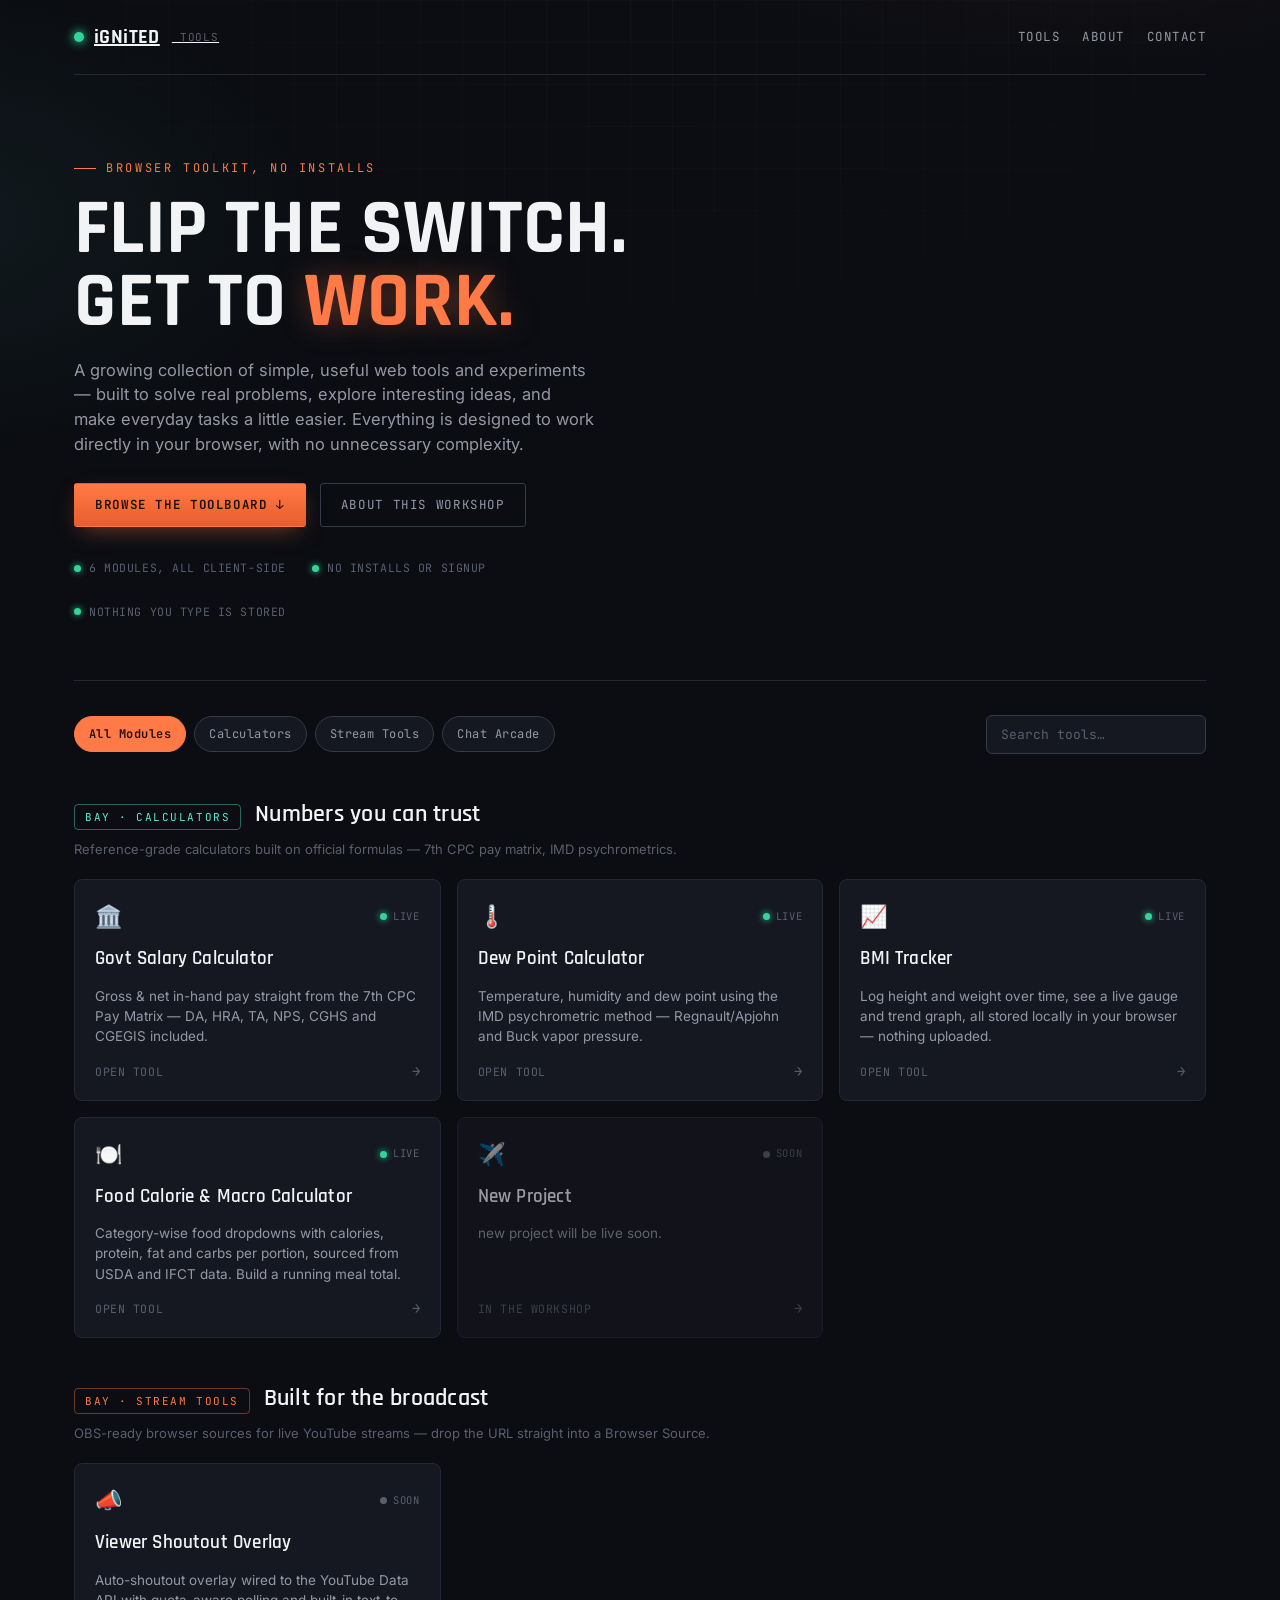
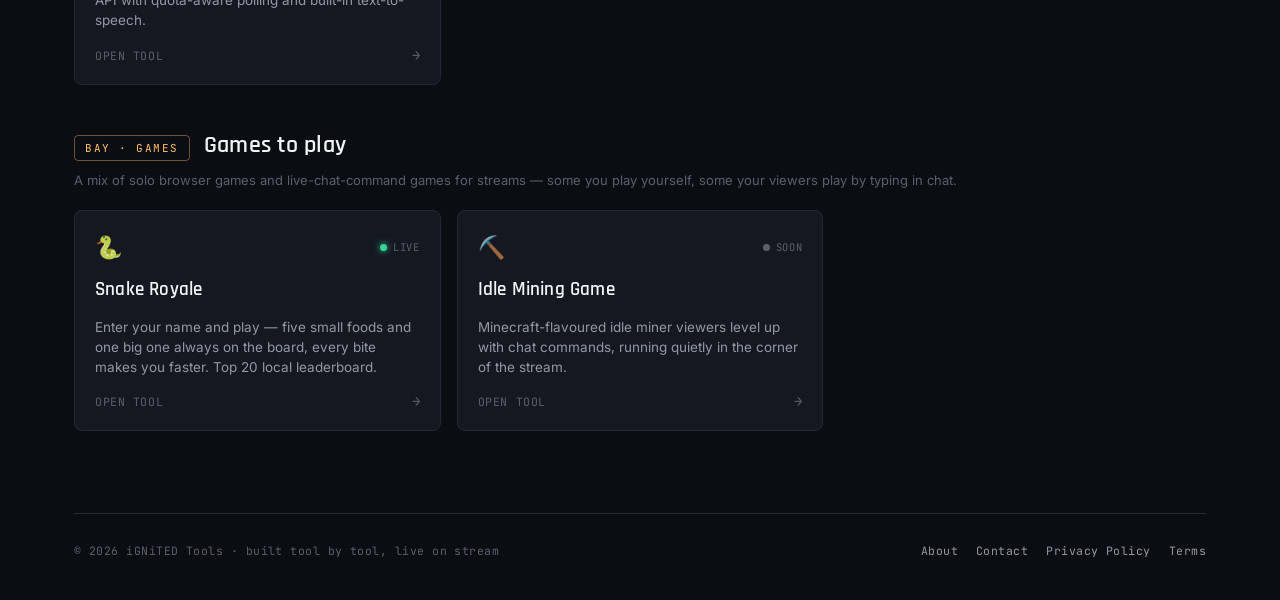
<file: index.html>
<!DOCTYPE html>
<html lang="en">
<head>
<meta charset="UTF-8">
<meta name="viewport" content="width=device-width, initial-scale=1.0">
<title>iGNiTED Tools — Browser Toolkit</title>
<meta name="description" content="A workshop of browser-native tools: calculators, stream overlays, and chat games. No installs, no signup.">
<link rel="canonical" href="https://ignitedtools.com/">
<link rel="preconnect" href="https://fonts.googleapis.com">
<link rel="preconnect" href="https://fonts.gstatic.com" crossorigin>
<link href="https://fonts.googleapis.com/css2?family=Rajdhani:wght@500;600;700&family=Inter:wght@400;500;600;700&family=JetBrains+Mono:wght@400;500;600&display=swap" rel="stylesheet">
<link rel="stylesheet" href="assets/style.css">
</head>
<body>

<div class="grain"></div>

<div class="shell">

  <div class="topbar">
    <a href="index.html" class="brand"><span class="dot"></span>iGNiTED<small>&nbsp;TOOLS</small></a>
    <div class="top-nav">
      <a href="#toolboard">Tools</a>
      <a href="about.html">About</a>
      <a href="contact.html">Contact</a>
    </div>
  </div>

  <section class="hero">
    <div class="hero-inner">
      <div class="eyebrow">Browser toolkit, no installs</div>
      <h1>Flip the switch.<br>Get to <span class="glow">work.</span></h1>
      <p class="lede">A growing collection of simple, useful web tools and experiments — built to solve real problems, explore interesting ideas, and make everyday tasks a little easier. Everything is designed to work directly in your browser, with no unnecessary complexity.</p>
      <div class="hero-actions">
        <a href="#toolboard" class="btn btn-primary">Browse the toolboard ↓</a>
        <a href="about.html" class="btn btn-ghost">About this workshop</a>
      </div>
      <div class="trust-row">
        <span><span class="led"></span>6 modules, all client-side</span>
        <span><span class="led"></span>No installs or signup</span>
        <span><span class="led"></span>Nothing you type is stored</span>
      </div>
    </div>
  </section>

  <section class="controls" id="toolboard">
    <div class="chips" id="chips">
      <div class="chip active" data-filter="all">All Modules</div>
      <div class="chip" data-filter="calc">Calculators</div>
      <div class="chip" data-filter="stream">Stream Tools</div>
      <div class="chip" data-filter="arcade">Chat Arcade</div>
    </div>
    <input class="search" id="search" type="text" placeholder="Search tools…">
  </section>

  <!-- ===== CALCULATORS ===== -->
  <section class="bay" data-bay="calc">
    <div class="bay-head">
      <span class="bay-tag cat-calc">Bay · Calculators</span>
      <h2>Numbers you can trust</h2>
    </div>
    <div class="bay-sub">Reference-grade calculators built on official formulas — 7th CPC pay matrix, IMD psychrometrics.</div>
    <div class="cards">

      <a href="tools/govt-salary-calculator.html" class="card circuit-accent" data-name="7th cpc government salary calculator gross net">
        <div class="card-top">
          <span class="card-icon">🏛️</span>
          <span class="led-row"><span class="led"></span>Live</span>
        </div>
        <div class="card-title">Govt Salary Calculator</div>
        <div class="card-desc">Gross &amp; net in-hand pay straight from the 7th CPC Pay Matrix — DA, HRA, TA, NPS, CGHS and CGEGIS included.</div>
        <div class="card-foot"><span class="card-cta">Open tool</span><span class="card-arrow">→</span></div>
      </a>

      <a href="tools/dew-point-calculator.html" class="card circuit-accent" data-name="dew point calculator psychrometric imd">
        <div class="card-top">
          <span class="card-icon">🌡️</span>
          <span class="led-row"><span class="led"></span>Live</span>
        </div>
        <div class="card-title">Dew Point Calculator</div>
        <div class="card-desc">Temperature, humidity and dew point using the IMD psychrometric method — Regnault/Apjohn and Buck vapor pressure.</div>
        <div class="card-foot"><span class="card-cta">Open tool</span><span class="card-arrow">→</span></div>
      </a>

      <a href="tools/bmi-tracker.html" class="card circuit-accent" data-name="bmi tracker body mass index weight graph">
        <div class="card-top">
          <span class="card-icon">📈</span>
          <span class="led-row"><span class="led"></span>Live</span>
        </div>
        <div class="card-title">BMI Tracker</div>
        <div class="card-desc">Log height and weight over time, see a live gauge and trend graph, all stored locally in your browser — nothing uploaded.</div>
        <div class="card-foot"><span class="card-cta">Open tool</span><span class="card-arrow">→</span></div>
      </a>

      <a href="tools/food-calorie-calculator.html" class="card circuit-accent" data-name="food calorie protein fat macro calculator nutrition">
        <div class="card-top">
          <span class="card-icon">🍽️</span>
          <span class="led-row"><span class="led"></span>Live</span>
        </div>
        <div class="card-title">Food Calorie &amp; Macro Calculator</div>
        <div class="card-desc">Category-wise food dropdowns with calories, protein, fat and carbs per portion, sourced from USDA and IFCT data. Build a running meal total.</div>
        <div class="card-foot"><span class="card-cta">Open tool</span><span class="card-arrow">→</span></div>
      </a>

      <div class="card disabled circuit-accent" data-name="qfe qnh pressure converter">
        <div class="card-top">
          <span class="card-icon">✈️</span>
          <span class="led-row"><span class="led soon"></span>Soon</span>
        </div>
        <div class="card-title">New Project</div>
        <div class="card-desc">new project will be live soon.</div>
        <div class="card-foot"><span class="card-cta">In the workshop</span><span class="card-arrow">→</span></div>
      </div>

    </div>
  </section>

  <!-- ===== STREAM TOOLS ===== -->
  <section class="bay" data-bay="stream">
    <div class="bay-head">
      <span class="bay-tag cat-stream">Bay · Stream Tools</span>
      <h2>Built for the broadcast</h2>
    </div>
    <div class="bay-sub">OBS-ready browser sources for live YouTube streams — drop the URL straight into a Browser Source.</div>
    <div class="cards">

      <a href="shoutout-overlay.html" class="card" data-name="viewer shoutout overlay youtube obs">
        <div class="card-top">
          <span class="card-icon">📣</span>
          <span class="led-row"><span class="led soon"></span>soon</span>
        </div>
        <div class="card-title">Viewer Shoutout Overlay</div>
        <div class="card-desc">Auto-shoutout overlay wired to the YouTube Data API with quota-aware polling and built-in text-to-speech.</div>
        <div class="card-foot"><span class="card-cta">Open tool</span><span class="card-arrow">→</span></div>
      </a>

    </div>
  </section>

  <!-- ===== CHAT ARCADE ===== -->
  <section class="bay" data-bay="arcade">
    <div class="bay-head">
      <span class="bay-tag cat-arcade">Bay · Games</span>
      <h2>Games to play</h2>
    </div>
    <div class="bay-sub">A mix of solo browser games and live-chat-command games for streams — some you play yourself, some your viewers play by typing in chat.</div>
    <div class="cards">

      <a href="tools/snake-royale.html" class="card spark-accent" data-name="snake royale solo browser game leaderboard">
        <div class="card-top">
          <span class="card-icon">🐍</span>
          <span class="led-row"><span class="led"></span>Live</span>
        </div>
        <div class="card-title">Snake Royale</div>
        <div class="card-desc">Enter your name and play — five small foods and one big one always on the board, every bite makes you faster. Top 20 local leaderboard.</div>
        <div class="card-foot"><span class="card-cta">Open tool</span><span class="card-arrow">→</span></div>
      </a>


      <a href="idle-mining-game.html" class="card spark-accent" data-name="idle mining game minecraft chat command">
        <div class="card-top">
          <span class="card-icon">⛏️</span>
          <span class="led-row"><span class="led soon"></span>soon</span>
        </div>
        <div class="card-title">Idle Mining Game</div>
        <div class="card-desc">Minecraft-flavoured idle miner viewers level up with chat commands, running quietly in the corner of the stream.</div>
        <div class="card-foot"><span class="card-cta">Open tool</span><span class="card-arrow">→</span></div>
      </a>

    </div>
  </section>

  <div class="empty-state" id="emptyState">No modules match that search — try another term.</div>

  <footer>
    <span>© <span id="year"></span> iGNiTED Tools · built tool by tool, live on stream</span>
    <div class="footer-links">
      <a href="about.html">About</a>
      <a href="contact.html">Contact</a>
      <a href="privacy-policy.html">Privacy Policy</a>
      <a href="terms.html">Terms</a>
    </div>
  </footer>

</div>

<script>
document.getElementById('year').textContent = new Date().getFullYear();

const chips = document.querySelectorAll('.chip');
const bays = document.querySelectorAll('.bay');
const search = document.getElementById('search');
const emptyState = document.getElementById('emptyState');
let activeFilter = 'all';

function applyFilters(){
  const q = search.value.trim().toLowerCase();
  let anyVisible = false;

  bays.forEach(bay=>{
    const bayKey = bay.getAttribute('data-bay');
    const bayMatches = activeFilter === 'all' || activeFilter === bayKey;
    let bayHasVisibleCard = false;

    bay.querySelectorAll('.card').forEach(card=>{
      const name = card.getAttribute('data-name') || '';
      const textMatches = q === '' || name.includes(q);
      const visible = bayMatches && textMatches;
      card.style.display = visible ? '' : 'none';
      if(visible) bayHasVisibleCard = true;
    });

    bay.style.display = bayHasVisibleCard ? '' : 'none';
    if(bayHasVisibleCard) anyVisible = true;
  });

  emptyState.style.display = anyVisible ? 'none' : 'block';
}

chips.forEach(chip=>{
  chip.addEventListener('click', ()=>{
    chips.forEach(c=>c.classList.remove('active'));
    chip.classList.add('active');
    activeFilter = chip.getAttribute('data-filter');
    applyFilters();
  });
});
search.addEventListener('input', applyFilters);
</script>

</body>
</html>
</file>
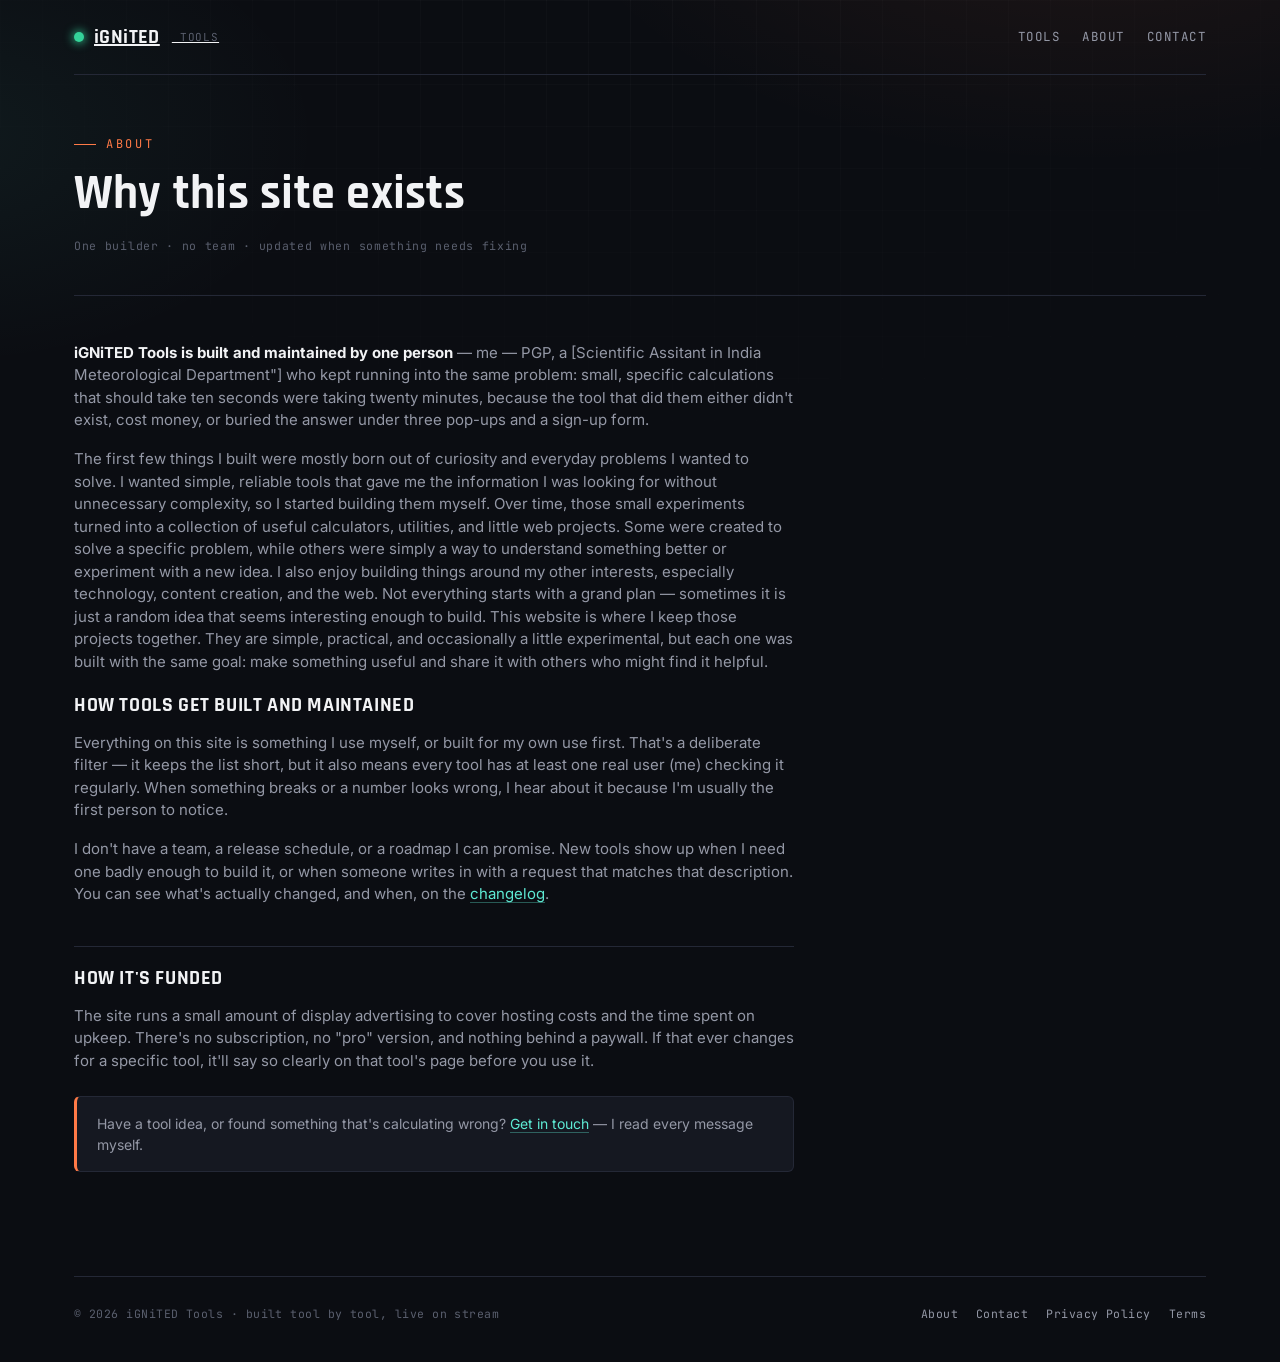
<file: about.html>
<!DOCTYPE html>
<html lang="en">
<head>
<meta charset="UTF-8">
<meta name="viewport" content="width=device-width, initial-scale=1.0">
<title>About — iGNiTED Tools</title>
<meta name="description" content="Why iGNiTED Tools exists, who builds it, and how the tools get made.">
<link rel="canonical" href="https://ignitedtools.com/about.html">
<link rel="preconnect" href="https://fonts.googleapis.com">
<link rel="preconnect" href="https://fonts.gstatic.com" crossorigin>
<link href="https://fonts.googleapis.com/css2?family=Rajdhani:wght@500;600;700&family=Inter:wght@400;500;600;700&family=JetBrains+Mono:wght@400;500;600&display=swap" rel="stylesheet">
<link rel="stylesheet" href="assets/style.css">
</head>
<body>

<div class="grain"></div>

<div class="shell">

  <div class="topbar">
    <a href="index.html" class="brand"><span class="dot"></span>iGNiTED<small>&nbsp;TOOLS</small></a>
    <div class="top-nav">
      <a href="index.html#toolboard">Tools</a>
      <a href="about.html">About</a>
      <a href="contact.html">Contact</a>
    </div>
  </div>

  <section class="page-hero">
    <div class="eyebrow">About</div>
    <h1>Why this site exists</h1>
    <div class="byline">One builder · no team · updated when something needs fixing</div>
  </section>

  <section class="prose">
    <p><strong>iGNiTED Tools is built and maintained by one person</strong> — me — PGP, a [Scientific Assitant in India Meteorological Department"] who kept running into the same problem: small, specific calculations that should take ten seconds were taking twenty minutes, because the tool that did them either didn't exist, cost money, or buried the answer under three pop-ups and a sign-up form.</p>

    <p>The first few things I built were mostly born out of curiosity and everyday problems I wanted to solve. I wanted simple, reliable tools that gave me the information I was looking for without unnecessary complexity, so I started building them myself.

Over time, those small experiments turned into a collection of useful calculators, utilities, and little web projects. Some were created to solve a specific problem, while others were simply a way to understand something better or experiment with a new idea.

I also enjoy building things around my other interests, especially technology, content creation, and the web. Not everything starts with a grand plan — sometimes it is just a random idea that seems interesting enough to build.

This website is where I keep those projects together. They are simple, practical, and occasionally a little experimental, but each one was built with the same goal: make something useful and share it with others who might find it helpful.</p>


    <h2>How tools get built and maintained</h2>
    <p>Everything on this site is something I use myself, or built for my own use first. That's a deliberate filter — it keeps the list short, but it also means every tool has at least one real user (me) checking it regularly. When something breaks or a number looks wrong, I hear about it because I'm usually the first person to notice.</p>
    <p>I don't have a team, a release schedule, or a roadmap I can promise. New tools show up when I need one badly enough to build it, or when someone writes in with a request that matches that description. You can see what's actually changed, and when, on the <a href="index.html#log">changelog</a>.</p>

    <h2>How it's funded</h2>
    <p>The site runs a small amount of display advertising to cover hosting costs and the time spent on upkeep. There's no subscription, no "pro" version, and nothing behind a paywall. If that ever changes for a specific tool, it'll say so clearly on that tool's page before you use it.</p>

    <div class="callout">Have a tool idea, or found something that's calculating wrong? <a href="contact.html">Get in touch</a> — I read every message myself.</div>
  </section>

  <footer>
    <span>© <span id="year"></span> iGNiTED Tools · built tool by tool, live on stream</span>
    <div class="footer-links">
      <a href="about.html">About</a>
      <a href="contact.html">Contact</a>
      <a href="privacy-policy.html">Privacy Policy</a>
      <a href="terms.html">Terms</a>
    </div>
  </footer>

</div>

<script>document.getElementById('year').textContent = new Date().getFullYear();</script>
</body>
</html>
</file>
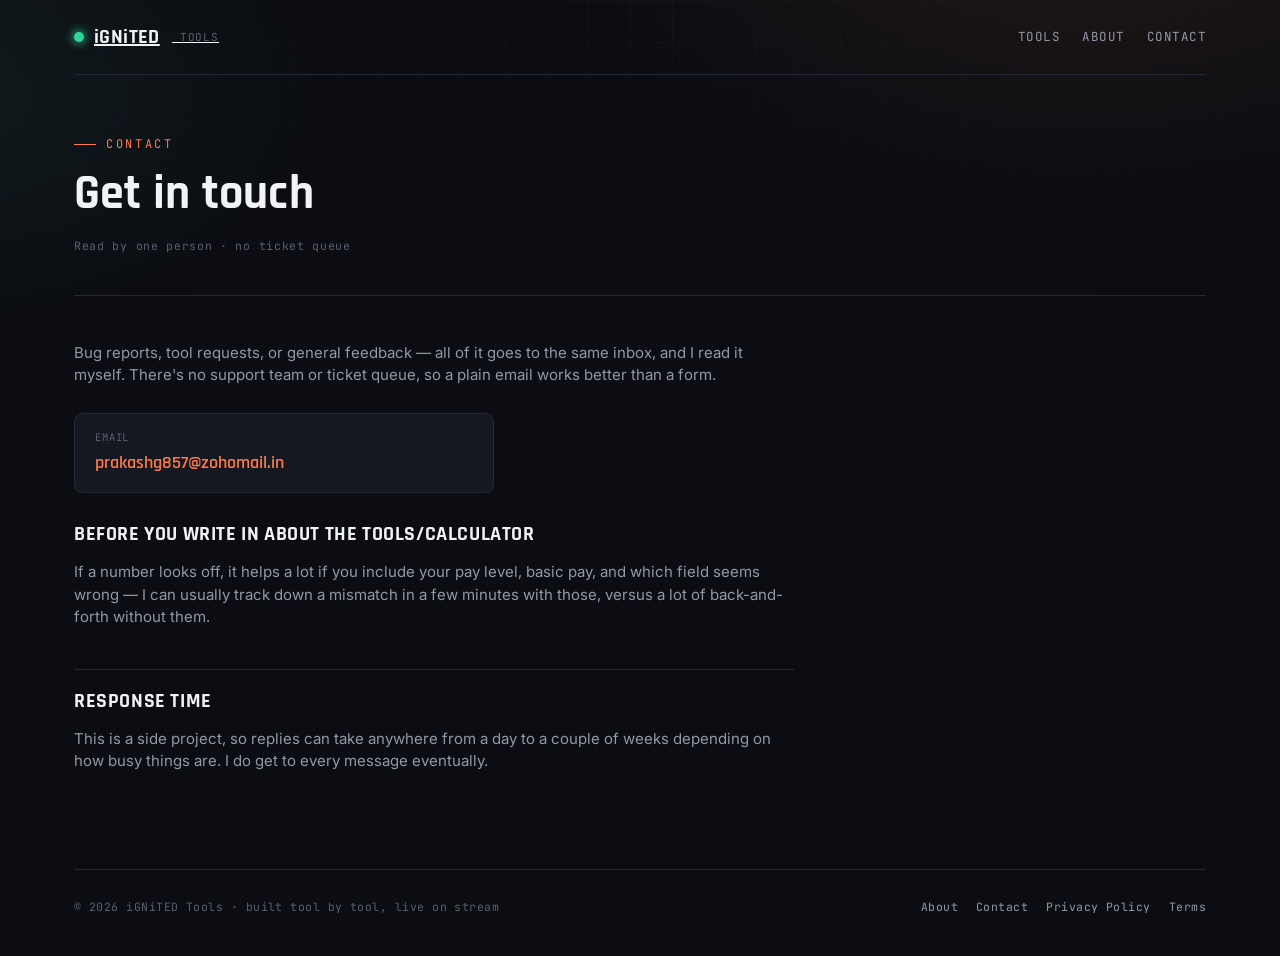
<file: contact.html>
<!DOCTYPE html>
<html lang="en">
<head>
<meta charset="UTF-8">
<meta name="viewport" content="width=device-width, initial-scale=1.0">
<title>Contact — iGNiTED Tools</title>
<meta name="description" content="Get in touch about a bug, a tool request, or anything else on iGNiTED Tools.">
<link rel="canonical" href="https://ignitedtools.com/contact.html">
<link rel="preconnect" href="https://fonts.googleapis.com">
<link rel="preconnect" href="https://fonts.gstatic.com" crossorigin>
<link href="https://fonts.googleapis.com/css2?family=Rajdhani:wght@500;600;700&family=Inter:wght@400;500;600;700&family=JetBrains+Mono:wght@400;500;600&display=swap" rel="stylesheet">
<link rel="stylesheet" href="assets/style.css">
</head>
<body>

<div class="grain"></div>

<div class="shell">

  <div class="topbar">
    <a href="index.html" class="brand"><span class="dot"></span>iGNiTED<small>&nbsp;TOOLS</small></a>
    <div class="top-nav">
      <a href="index.html#toolboard">Tools</a>
      <a href="about.html">About</a>
      <a href="contact.html">Contact</a>
    </div>
  </div>

  <section class="page-hero">
    <div class="eyebrow">Contact</div>
    <h1>Get in touch</h1>
    <div class="byline">Read by one person · no ticket queue</div>
  </section>

  <section class="prose">
    <p>Bug reports, tool requests, or general feedback — all of it goes to the same inbox, and I read it myself. There's no support team or ticket queue, so a plain email works better than a form.</p>

    <div class="contact-methods">
      <div class="contact-card">
        <div class="label">Email</div>
        <div class="value"><a href="mailto:prakashg857@zohomail.in">prakashg857@zohomail.in</a></div>
      </div>
      
    </div>

    <h2>Before you write in about the tools/calculator</h2>
    <p>If a number looks off, it helps a lot if you include your pay level, basic pay, and which field seems wrong — I can usually track down a mismatch in a few minutes with those, versus a lot of back-and-forth without them.</p>

    <h2>Response time</h2>
    <p>This is a side project, so replies can take anywhere from a day to a couple of weeks depending on how busy things are. I do get to every message eventually.</p>
  </section>

  <footer>
    <span>© <span id="year"></span> iGNiTED Tools · built tool by tool, live on stream</span>
    <div class="footer-links">
      <a href="about.html">About</a>
      <a href="contact.html">Contact</a>
      <a href="privacy-policy.html">Privacy Policy</a>
      <a href="terms.html">Terms</a>
    </div>
  </footer>

</div>

<script>document.getElementById('year').textContent = new Date().getFullYear();</script>
</body>
</html>
</file>
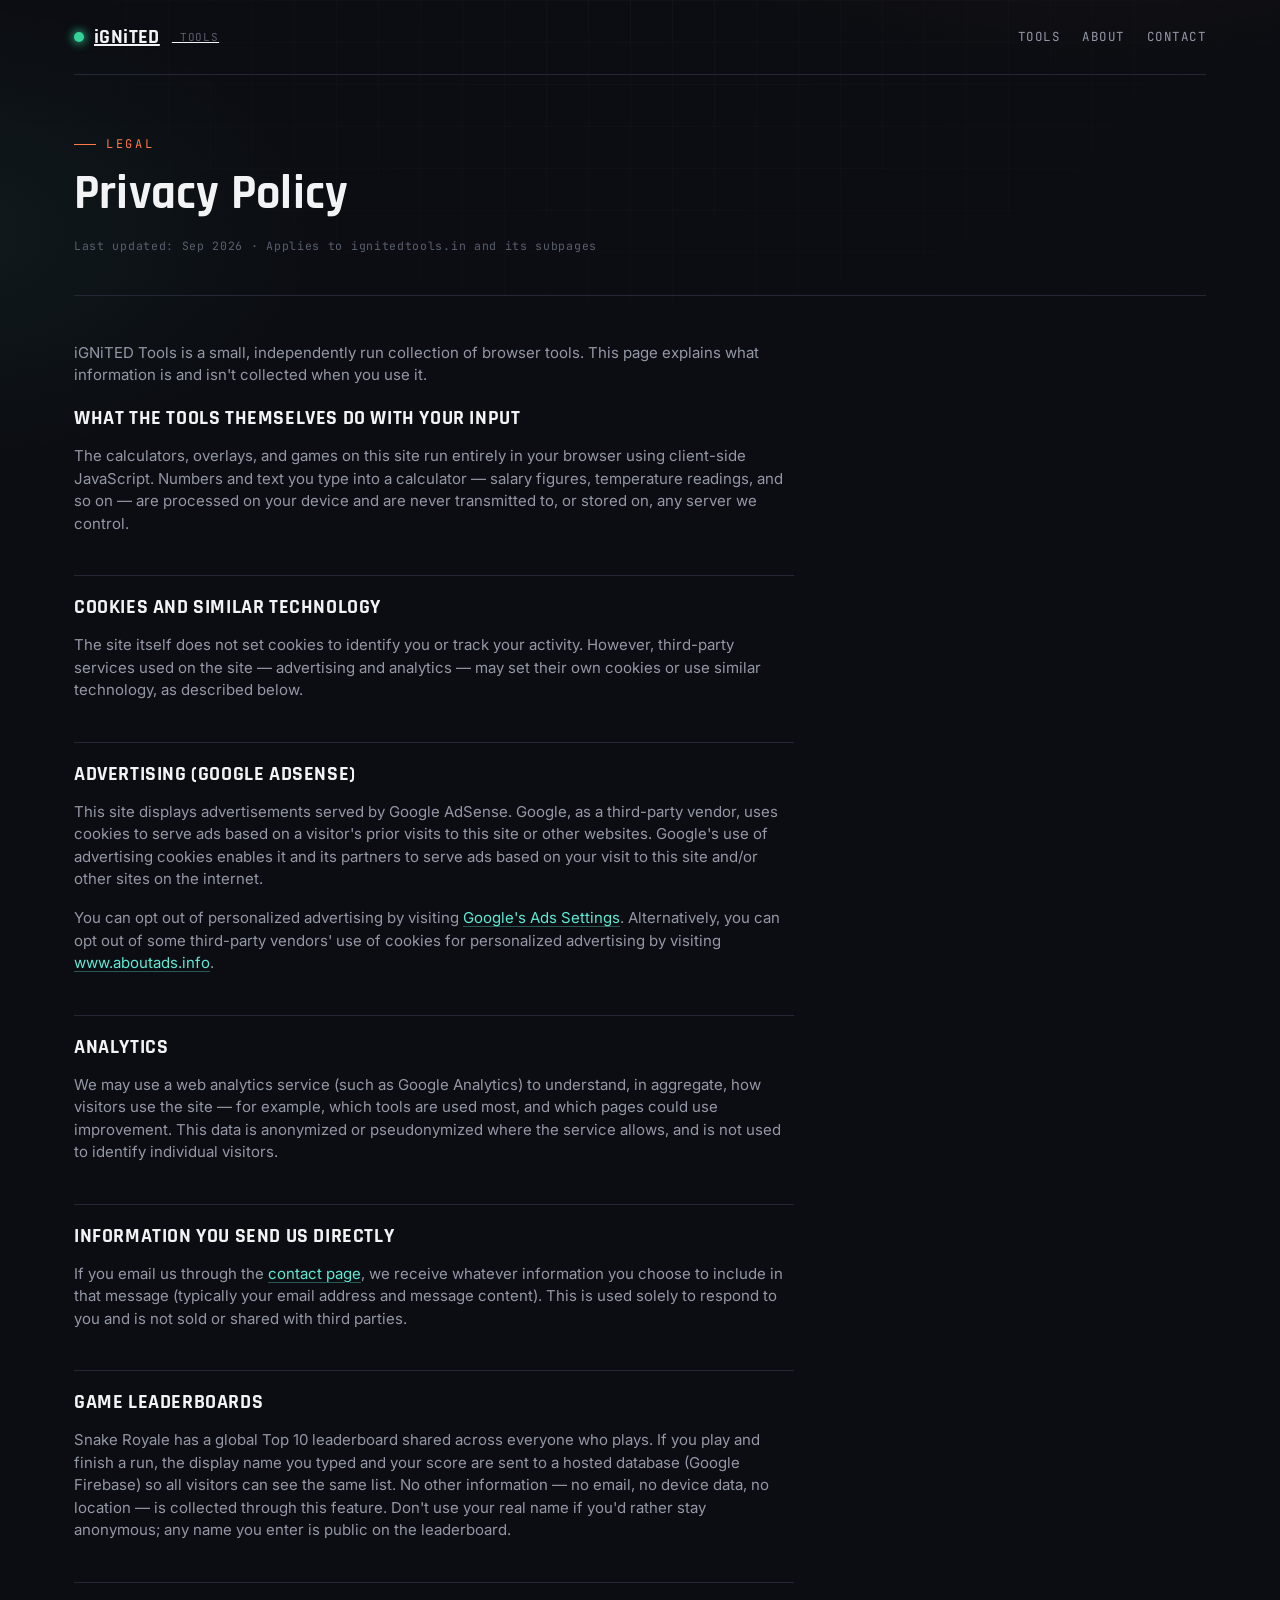
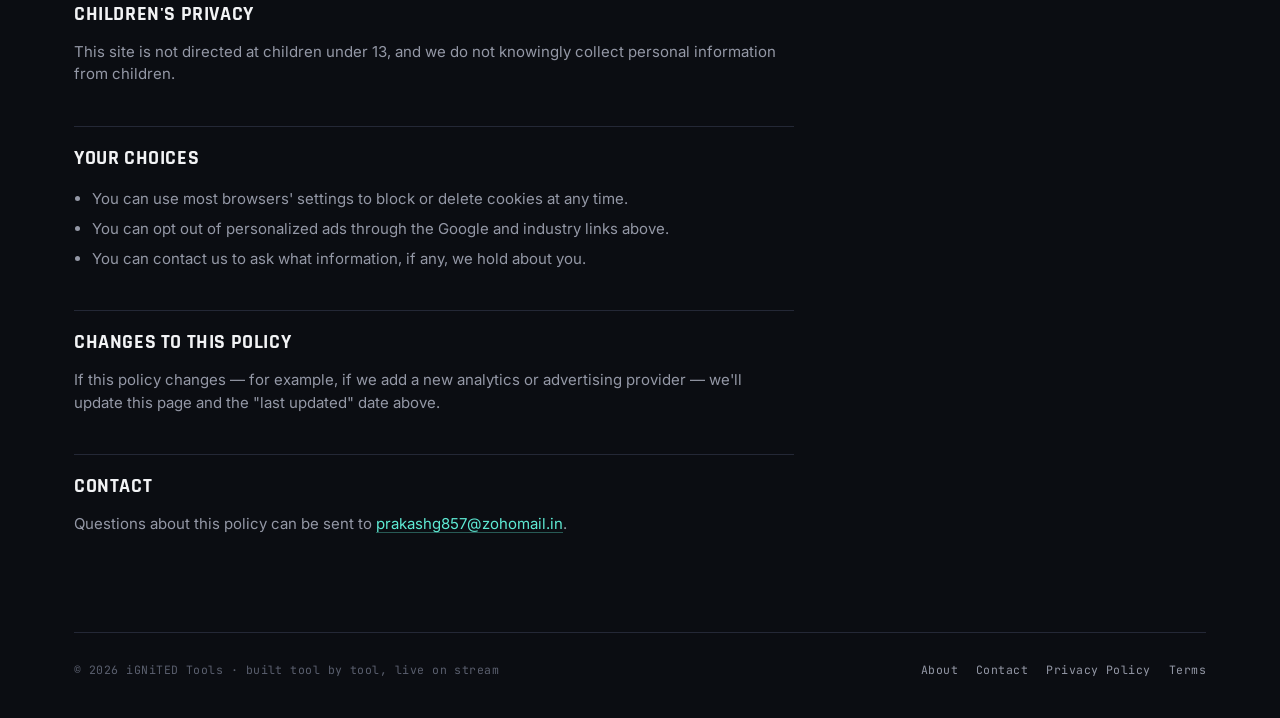
<file: privacy-policy.html>
<!DOCTYPE html>
<html lang="en">
<head>
<meta charset="UTF-8">
<meta name="viewport" content="width=device-width, initial-scale=1.0">
<title>Privacy Policy — iGNiTED Tools</title>
<meta name="description" content="What iGNiTED Tools does and doesn't collect, and how advertising and analytics cookies are used on this site.">
<link rel="canonical" href="https://ignitedtools.com/privacy-policy.html">
<link rel="preconnect" href="https://fonts.googleapis.com">
<link rel="preconnect" href="https://fonts.gstatic.com" crossorigin>
<link href="https://fonts.googleapis.com/css2?family=Rajdhani:wght@500;600;700&family=Inter:wght@400;500;600;700&family=JetBrains+Mono:wght@400;500;600&display=swap" rel="stylesheet">
<link rel="stylesheet" href="assets/style.css">
</head>
<body>

<div class="grain"></div>

<div class="shell">

  <div class="topbar">
    <a href="index.html" class="brand"><span class="dot"></span>iGNiTED<small>&nbsp;TOOLS</small></a>
    <div class="top-nav">
      <a href="index.html#toolboard">Tools</a>
      <a href="about.html">About</a>
      <a href="contact.html">Contact</a>
    </div>
  </div>

  <section class="page-hero">
    <div class="eyebrow">Legal</div>
    <h1>Privacy Policy</h1>
    <div class="byline">Last updated: Sep 2026 · Applies to ignitedtools.in and its subpages</div>
  </section>

  <section class="prose">
    <p>iGNiTED Tools is a small, independently run collection of browser tools. This page explains what information is and isn't collected when you use it.</p>

    <h2>What the tools themselves do with your input</h2>
    <p>The calculators, overlays, and games on this site run entirely in your browser using client-side JavaScript. Numbers and text you type into a calculator — salary figures, temperature readings, and so on — are processed on your device and are never transmitted to, or stored on, any server we control.</p>

    <h2>Cookies and similar technology</h2>
    <p>The site itself does not set cookies to identify you or track your activity. However, third-party services used on the site — advertising and analytics — may set their own cookies or use similar technology, as described below.</p>

    <h2>Advertising (Google AdSense)</h2>
    <p>This site displays advertisements served by Google AdSense. Google, as a third-party vendor, uses cookies to serve ads based on a visitor's prior visits to this site or other websites. Google's use of advertising cookies enables it and its partners to serve ads based on your visit to this site and/or other sites on the internet.</p>
    <p>You can opt out of personalized advertising by visiting <a href="https://adssettings.google.com" target="_blank" rel="noopener">Google's Ads Settings</a>. Alternatively, you can opt out of some third-party vendors' use of cookies for personalized advertising by visiting <a href="https://www.aboutads.info/choices/" target="_blank" rel="noopener">www.aboutads.info</a>.</p>

    <h2>Analytics</h2>
    <p>We may use a web analytics service (such as Google Analytics) to understand, in aggregate, how visitors use the site — for example, which tools are used most, and which pages could use improvement. This data is anonymized or pseudonymized where the service allows, and is not used to identify individual visitors.</p>

    <h2>Information you send us directly</h2>
    <p>If you email us through the <a href="contact.html">contact page</a>, we receive whatever information you choose to include in that message (typically your email address and message content). This is used solely to respond to you and is not sold or shared with third parties.</p>

    <h2>Game leaderboards</h2>
    <p>Snake Royale has a global Top 10 leaderboard shared across everyone who plays. If you play and finish a run, the display name you typed and your score are sent to a hosted database (Google Firebase) so all visitors can see the same list. No other information — no email, no device data, no location — is collected through this feature. Don't use your real name if you'd rather stay anonymous; any name you enter is public on the leaderboard.</p>

    <h2>Children's privacy</h2>
    <p>This site is not directed at children under 13, and we do not knowingly collect personal information from children.</p>

    <h2>Your choices</h2>
    <ul>
      <li>You can use most browsers' settings to block or delete cookies at any time.</li>
      <li>You can opt out of personalized ads through the Google and industry links above.</li>
      <li>You can contact us to ask what information, if any, we hold about you.</li>
    </ul>

    <h2>Changes to this policy</h2>
    <p>If this policy changes — for example, if we add a new analytics or advertising provider — we'll update this page and the "last updated" date above.</p>

    <h2>Contact</h2>
    <p>Questions about this policy can be sent to <a href="mailto:prakashg857@zohomail.in">prakashg857@zohomail.in</a>.</p>

     </section>

  <footer>
    <span>© <span id="year"></span> iGNiTED Tools · built tool by tool, live on stream</span>
    <div class="footer-links">
      <a href="about.html">About</a>
      <a href="contact.html">Contact</a>
      <a href="privacy-policy.html">Privacy Policy</a>
      <a href="terms.html">Terms</a>
    </div>
  </footer>

</div>

<script>document.getElementById('year').textContent = new Date().getFullYear();</script>
</body>
</html>
</file>
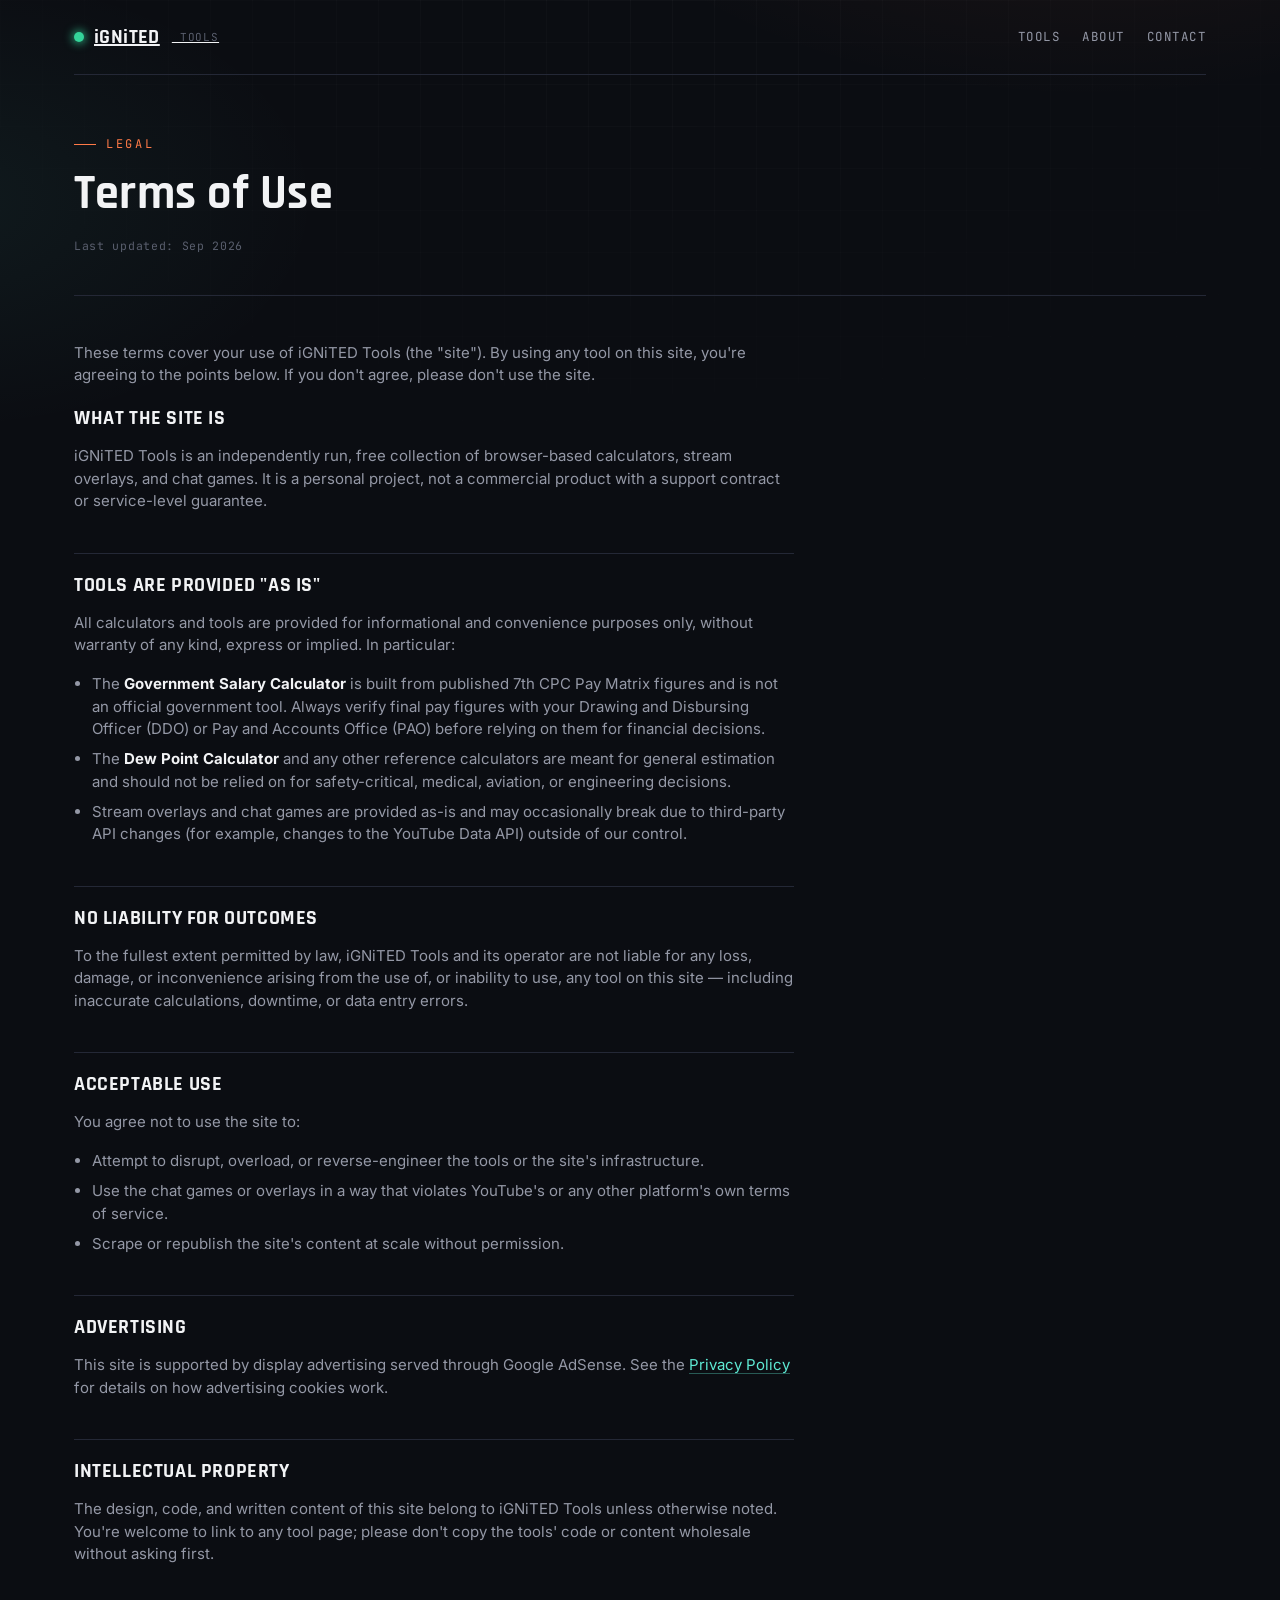
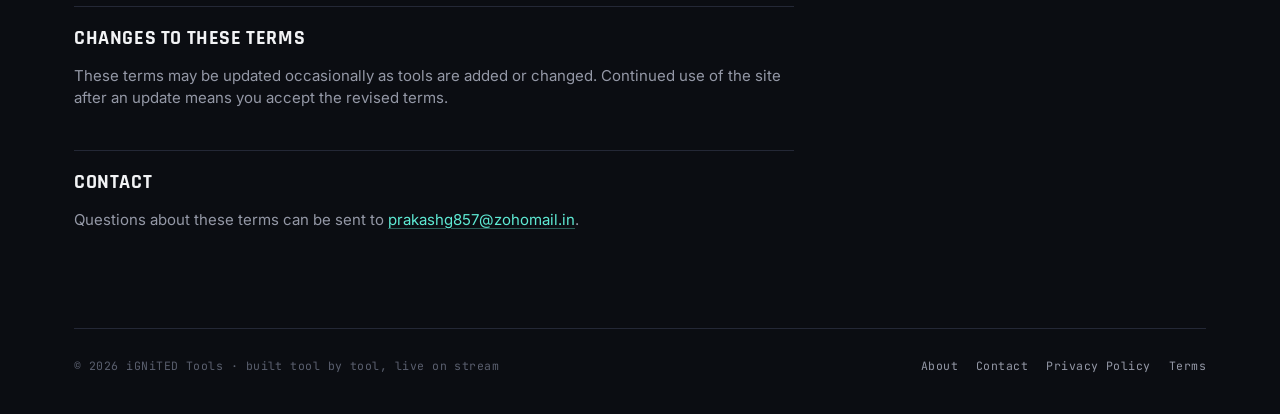
<file: terms.html>
<!DOCTYPE html>
<html lang="en">
<head>
<meta charset="UTF-8">
<meta name="viewport" content="width=device-width, initial-scale=1.0">
<title>Terms of Use — iGNiTED Tools</title>
<meta name="description" content="Terms for using the calculators, overlays, and games on iGNiTED Tools.">
<link rel="canonical" href="https://ignitedtools.com/terms.html">
<link rel="preconnect" href="https://fonts.googleapis.com">
<link rel="preconnect" href="https://fonts.gstatic.com" crossorigin>
<link href="https://fonts.googleapis.com/css2?family=Rajdhani:wght@500;600;700&family=Inter:wght@400;500;600;700&family=JetBrains+Mono:wght@400;500;600&display=swap" rel="stylesheet">
<link rel="stylesheet" href="assets/style.css">
</head>
<body>

<div class="grain"></div>

<div class="shell">

  <div class="topbar">
    <a href="index.html" class="brand"><span class="dot"></span>iGNiTED<small>&nbsp;TOOLS</small></a>
    <div class="top-nav">
      <a href="index.html#toolboard">Tools</a>
      <a href="about.html">About</a>
      <a href="contact.html">Contact</a>
    </div>
  </div>

  <section class="page-hero">
    <div class="eyebrow">Legal</div>
    <h1>Terms of Use</h1>
    <div class="byline">Last updated: Sep 2026 </div>
  </section>

  <section class="prose">
    <p>These terms cover your use of iGNiTED Tools (the "site"). By using any tool on this site, you're agreeing to the points below. If you don't agree, please don't use the site.</p>

    <h2>What the site is</h2>
    <p>iGNiTED Tools is an independently run, free collection of browser-based calculators, stream overlays, and chat games. It is a personal project, not a commercial product with a support contract or service-level guarantee.</p>

    <h2>Tools are provided "as is"</h2>
    <p>All calculators and tools are provided for informational and convenience purposes only, without warranty of any kind, express or implied. In particular:</p>
    <ul>
      <li>The <strong>Government Salary Calculator</strong> is built from published 7th CPC Pay Matrix figures and is not an official government tool. Always verify final pay figures with your Drawing and Disbursing Officer (DDO) or Pay and Accounts Office (PAO) before relying on them for financial decisions.</li>
      <li>The <strong>Dew Point Calculator</strong> and any other reference calculators are meant for general estimation and should not be relied on for safety-critical, medical, aviation, or engineering decisions.</li>
      <li>Stream overlays and chat games are provided as-is and may occasionally break due to third-party API changes (for example, changes to the YouTube Data API) outside of our control.</li>
    </ul>

    <h2>No liability for outcomes</h2>
    <p>To the fullest extent permitted by law, iGNiTED Tools and its operator are not liable for any loss, damage, or inconvenience arising from the use of, or inability to use, any tool on this site — including inaccurate calculations, downtime, or data entry errors.</p>

    <h2>Acceptable use</h2>
    <p>You agree not to use the site to:</p>
    <ul>
      <li>Attempt to disrupt, overload, or reverse-engineer the tools or the site's infrastructure.</li>
      <li>Use the chat games or overlays in a way that violates YouTube's or any other platform's own terms of service.</li>
      <li>Scrape or republish the site's content at scale without permission.</li>
    </ul>

    <h2>Advertising</h2>
    <p>This site is supported by display advertising served through Google AdSense. See the <a href="privacy-policy.html">Privacy Policy</a> for details on how advertising cookies work.</p>

    <h2>Intellectual property</h2>
    <p>The design, code, and written content of this site belong to iGNiTED Tools unless otherwise noted. You're welcome to link to any tool page; please don't copy the tools' code or content wholesale without asking first.</p>

    <h2>Changes to these terms</h2>
    <p>These terms may be updated occasionally as tools are added or changed. Continued use of the site after an update means you accept the revised terms.</p>

    <h2>Contact</h2>
    <p>Questions about these terms can be sent to <a href="mailto:prakashg857@zohomail.in">prakashg857@zohomail.in</a>.</p>
  </section>

  <footer>
    <span>© <span id="year"></span> iGNiTED Tools · built tool by tool, live on stream</span>
    <div class="footer-links">
      <a href="about.html">About</a>
      <a href="contact.html">Contact</a>
      <a href="privacy-policy.html">Privacy Policy</a>
      <a href="terms.html">Terms</a>
    </div>
  </footer>

</div>

<script>document.getElementById('year').textContent = new Date().getFullYear();</script>
</body>
</html>
</file>
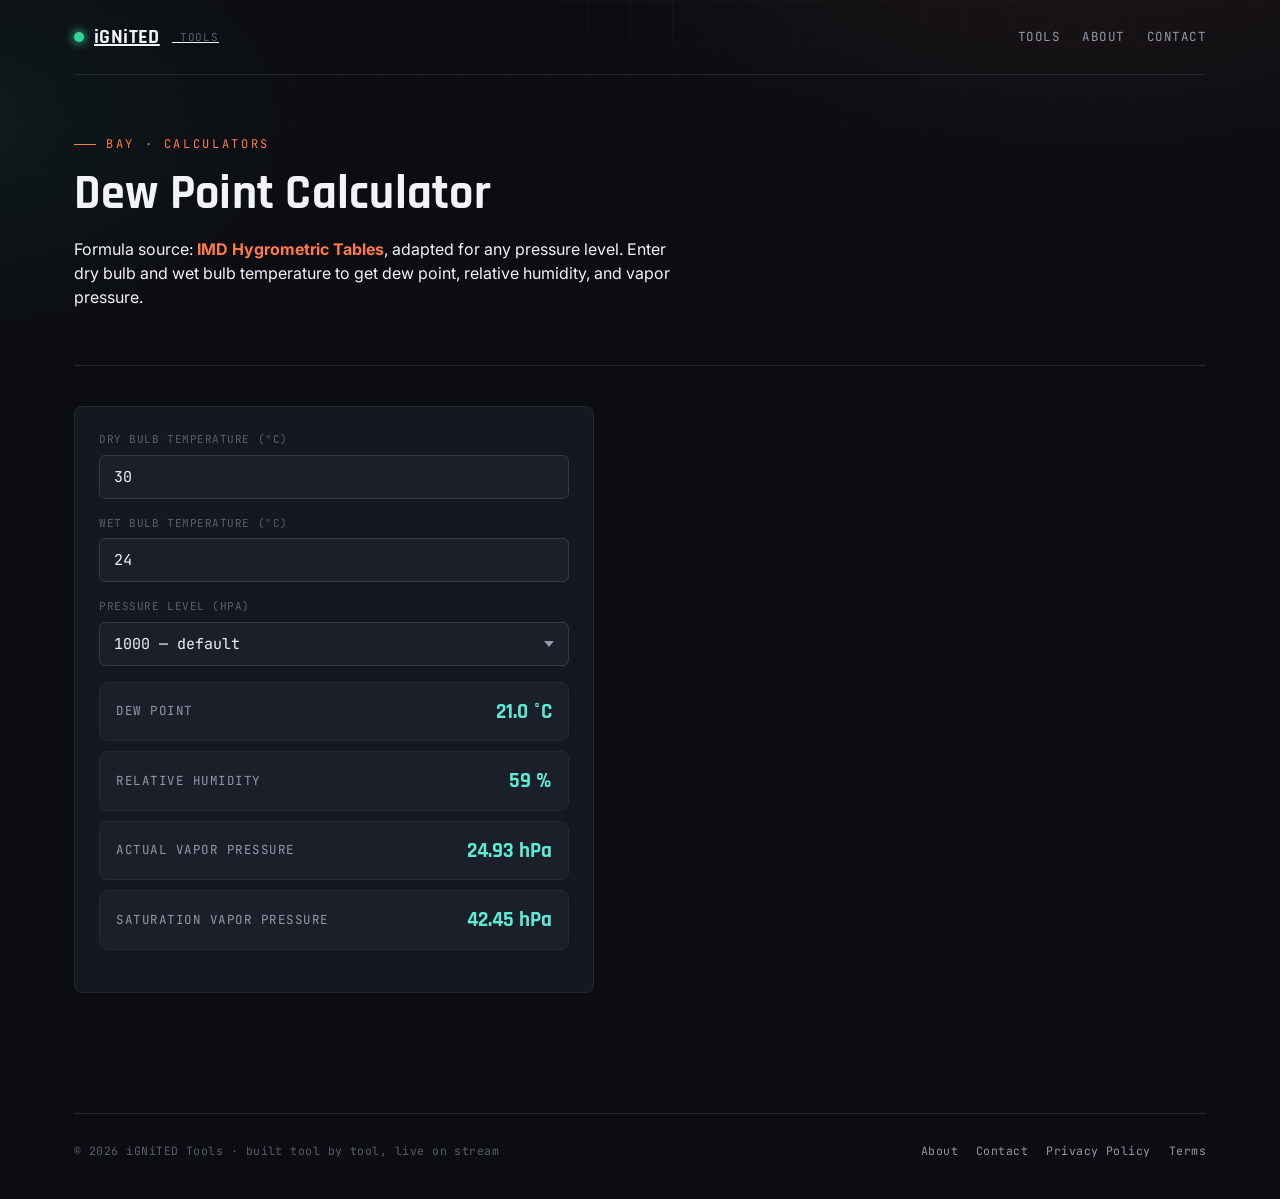
<file: tools/dew-point-calculator.html>
<!DOCTYPE html>
<html lang="en">
<head>
<meta charset="UTF-8">
<meta name="viewport" content="width=device-width, initial-scale=1.0">
<title>Dew Point Calculator — iGNiTED Tools</title>
<meta name="description" content="Dew point, relative humidity, and vapor pressure from dry bulb and wet bulb temperature, using the IMD hygrometric method.">
<link rel="canonical" href="https://ignitedtools.com/tools/dew-point-calculator.html">
<link rel="preconnect" href="https://fonts.googleapis.com">
<link rel="preconnect" href="https://fonts.gstatic.com" crossorigin>
<link href="https://fonts.googleapis.com/css2?family=Rajdhani:wght@500;600;700&family=Inter:wght@400;500;600;700&family=JetBrains+Mono:wght@400;500;600&display=swap" rel="stylesheet">
<link rel="stylesheet" href="../assets/style.css">
</head>
<body>

<div class="grain"></div>

<div class="shell">

  <div class="topbar">
    <a href="../index.html" class="brand"><span class="dot"></span>iGNiTED<small>&nbsp;TOOLS</small></a>
    <div class="top-nav">
      <a href="../index.html#toolboard">Tools</a>
      <a href="../about.html">About</a>
      <a href="../contact.html">Contact</a>
    </div>
  </div>

  <section class="page-hero">
    <div class="eyebrow">Bay · Calculators</div>
    <h1>Dew Point Calculator</h1>
    <p class="lede" style="margin-top:14px; max-width:62ch;">Formula source: <strong style="color:var(--ember);">IMD Hygrometric Tables</strong>, adapted for any pressure level. Enter dry bulb and wet bulb temperature to get dew point, relative humidity, and vapor pressure.</p>
  </section>

  <section style="padding: 40px 0 60px; max-width: 520px;">
    <div class="tool-card">

      <div class="field">
        <label for="tdb">Dry bulb temperature (&deg;C)</label>
        <input type="number" id="tdb" value="30" step="0.1">
      </div>

      <div class="field">
        <label for="twb">Wet bulb temperature (&deg;C)</label>
        <input type="number" id="twb" value="24" step="0.1">
      </div>

      <div class="field">
        <label for="pressure">Pressure level (hPa)</label>
        <select id="pressure">
          <option value="1013.25">1013.25 — sea level standard</option>
          <option value="1000" selected>1000 — default</option>
          <option value="950">950</option>
          <option value="900">900</option>
          <option value="850">850</option>
          <option value="800">800</option>
          <option value="700">700</option>
          <option value="600">600</option>
          <option value="500">500</option>
          <option value="custom">Custom…</option>
        </select>
        <div class="field-sub" id="customPressureWrap" style="display:none;">
          <input type="number" id="customPressure" step="1" placeholder="Enter pressure in hPa" value="1000">
        </div>
      </div>

      <div class="result-list">
        <div class="result-row">
          <span class="label">Dew point</span>
          <span class="value" id="out-dew">--</span>
        </div>
        <div class="result-row">
          <span class="label">Relative humidity</span>
          <span class="value" id="out-rh">--</span>
        </div>
        <div class="result-row">
          <span class="label">Actual vapor pressure</span>
          <span class="value" id="out-e">--</span>
        </div>
        <div class="result-row">
          <span class="label">Saturation vapor pressure</span>
          <span class="value" id="out-es">--</span>
        </div>
      </div>

      <p class="calc-warn" id="out-warn"></p>

    </div>
  </section>

  <footer>
    <span>© <span id="year"></span> iGNiTED Tools · built tool by tool, live on stream</span>
    <div class="footer-links">
      <a href="../about.html">About</a>
      <a href="../contact.html">Contact</a>
      <a href="../privacy-policy.html">Privacy Policy</a>
      <a href="../terms.html">Terms</a>
    </div>
  </footer>

</div>

<script>
document.getElementById('year').textContent = new Date().getFullYear();

function esat(t) {
  return 6.1121 * Math.exp((18.678 - t / 234.5) * t / (257.14 + t));
}

function dewFromE(e) {
  var lo = -80, hi = 60;
  for (var i = 0; i < 60; i++) {
    var mid = (lo + hi) / 2;
    if (esat(mid) < e) { lo = mid; } else { hi = mid; }
  }
  return (lo + hi) / 2;
}

function getPressure() {
  var sel = document.getElementById('pressure').value;
  if (sel === 'custom') {
    var custom = parseFloat(document.getElementById('customPressure').value);
    return isNaN(custom) || custom <= 0 ? 1000 : custom;
  }
  return parseFloat(sel);
}

function calc() {
  var tdb = parseFloat(document.getElementById('tdb').value);
  var twb = parseFloat(document.getElementById('twb').value);
  var P = getPressure();
  var warn = document.getElementById('out-warn');
  warn.textContent = '';

  if (isNaN(tdb) || isNaN(twb)) return;

  if (twb > tdb) {
    warn.textContent = 'Wet bulb temperature cannot exceed dry bulb temperature.';
    document.getElementById('out-dew').textContent = '--';
    document.getElementById('out-rh').textContent = '--';
    document.getElementById('out-e').textContent = '--';
    document.getElementById('out-es').textContent = '--';
    return;
  }

  var esWb = esat(twb);
  var A = twb >= 0 ? 0.480 / (610 - twb) : 0.480 / (671 - twb);
  var e = esWb - A * P * (tdb - twb);
  if (e < 0.01) e = 0.01;

  var esDb = esat(tdb);
  var rh = 100 * e / esDb;
  if (rh > 100) rh = 100;

  var dew = dewFromE(e);

  document.getElementById('out-dew').textContent = dew.toFixed(1) + ' \u00b0C';
  document.getElementById('out-rh').textContent = Math.round(rh) + ' %';
  document.getElementById('out-e').textContent = e.toFixed(2) + ' hPa';
  document.getElementById('out-es').textContent = esDb.toFixed(2) + ' hPa';
}

document.getElementById('pressure').addEventListener('change', function(){
  var customWrap = document.getElementById('customPressureWrap');
  customWrap.style.display = this.value === 'custom' ? 'block' : 'none';
  calc();
});
document.getElementById('customPressure').addEventListener('input', calc);
document.getElementById('tdb').addEventListener('input', calc);
document.getElementById('twb').addEventListener('input', calc);
calc();
</script>

</body>
</html>
</file>
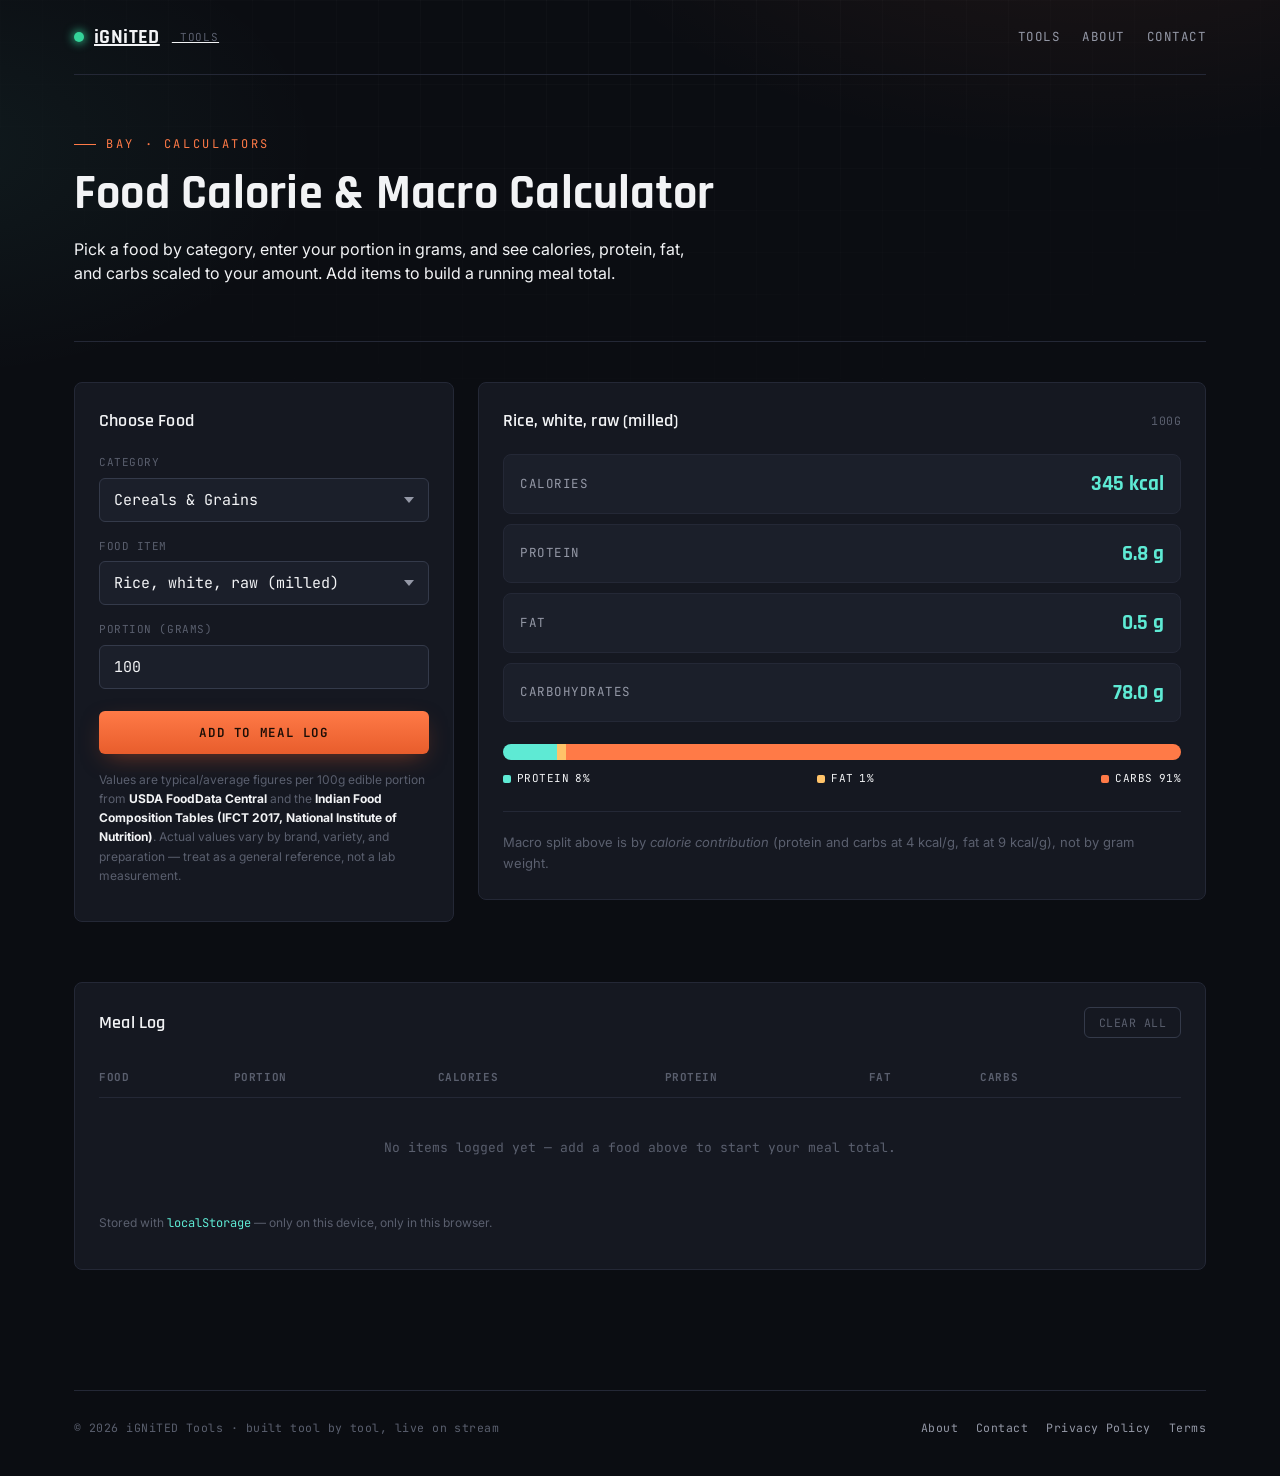
<file: tools/food-calorie-calculator.html>
<!DOCTYPE html>
<html lang="en">
<head>
<meta charset="UTF-8">
<meta name="viewport" content="width=device-width, initial-scale=1.0">
<title>Food Calorie & Macro Calculator — iGNiTED Tools</title>
<meta name="description" content="Look up calories, protein, fat, and carbs for common foods by category, scale to your portion, and build up a running meal total.">
<link rel="canonical" href="https://ignitedtools.com/tools/food-calorie-calculator.html">
<link rel="preconnect" href="https://fonts.googleapis.com">
<link rel="preconnect" href="https://fonts.gstatic.com" crossorigin>
<link href="https://fonts.googleapis.com/css2?family=Rajdhani:wght@500;600;700&family=Inter:wght@400;500;600;700&family=JetBrains+Mono:wght@400;500;600&display=swap" rel="stylesheet">
<link rel="stylesheet" href="../assets/style.css">
</head>
<body>

<div class="grain"></div>

<div class="shell">

  <div class="topbar">
    <a href="../index.html" class="brand"><span class="dot"></span>iGNiTED<small>&nbsp;TOOLS</small></a>
    <div class="top-nav">
      <a href="../index.html#toolboard">Tools</a>
      <a href="../about.html">About</a>
      <a href="../contact.html">Contact</a>
    </div>
  </div>

  <section class="page-hero">
    <div class="eyebrow">Bay · Calculators</div>
    <h1>Food Calorie &amp; Macro Calculator</h1>
    <p class="lede" style="margin-top:14px; max-width:62ch;">Pick a food by category, enter your portion in grams, and see calories, protein, fat, and carbs scaled to your amount. Add items to build a running meal total.</p>
  </section>

  <section class="tool-grid">

    <!-- selection card -->
    <div class="tool-card">
      <div class="tool-card-head"><h2>Choose Food</h2></div>

      <div class="field">
        <label for="categorySelect">Category</label>
        <select id="categorySelect"></select>
      </div>

      <div class="field">
        <label for="foodSelect">Food item</label>
        <select id="foodSelect"></select>
      </div>

      <div class="field">
        <label for="qtyInput">Portion (grams)</label>
        <input type="number" id="qtyInput" value="100" min="1" step="1">
      </div>

      <button type="button" id="addBtn" class="btn-log">Add to meal log</button>

      <p class="hint-text">Values are typical/average figures per 100g edible portion from <strong style="color:var(--text-hi);">USDA FoodData Central</strong> and the <strong style="color:var(--text-hi);">Indian Food Composition Tables (IFCT 2017, National Institute of Nutrition)</strong>. Actual values vary by brand, variety, and preparation — treat as a general reference, not a lab measurement.</p>
    </div>

    <!-- results card -->
    <div class="tool-card">
      <div class="tool-card-head">
        <h2 id="foodNameHead">—</h2>
        <span style="font-family:var(--mono); font-size:11.5px; color:var(--text-dim); text-transform:uppercase; letter-spacing:.04em;" id="qtyBadge">per 100g</span>
      </div>

      <div class="result-list">
        <div class="result-row">
          <span class="label">Calories</span>
          <span class="value" id="out-kcal">—</span>
        </div>
        <div class="result-row">
          <span class="label">Protein</span>
          <span class="value" id="out-protein">—</span>
        </div>
        <div class="result-row">
          <span class="label">Fat</span>
          <span class="value" id="out-fat">—</span>
        </div>
        <div class="result-row">
          <span class="label">Carbohydrates</span>
          <span class="value" id="out-carb">—</span>
        </div>
      </div>

      <div style="margin-top:22px;">
        <div class="macro-bar">
          <div class="macro-seg-protein" id="segProtein" style="width:33%;"></div>
          <div class="macro-seg-fat" id="segFat" style="width:33%;"></div>
          <div class="macro-seg-carb" id="segCarb" style="width:34%;"></div>
        </div>
        <div class="macro-legend">
          <span><span class="swatch" style="background:var(--circuit);"></span>Protein <span id="pctProtein">—</span></span>
          <span><span class="swatch" style="background:var(--spark);"></span>Fat <span id="pctFat">—</span></span>
          <span><span class="swatch" style="background:var(--ember);"></span>Carbs <span id="pctCarb">—</span></span>
        </div>
      </div>

      <div class="gauge-note">Macro split above is by <em>calorie contribution</em> (protein and carbs at 4 kcal/g, fat at 9 kcal/g), not by gram weight.</div>
    </div>

  </section>

  <!-- meal log -->
  <section style="padding-bottom:60px;">
    <div class="tool-card">
      <div class="tool-card-head">
        <h2>Meal Log</h2>
        <button id="clearAll" class="clear-btn">Clear all</button>
      </div>
      <div style="overflow-x:auto;">
        <table class="data-table">
          <thead>
            <tr>
              <th>Food</th>
              <th>Portion</th>
              <th>Calories</th>
              <th>Protein</th>
              <th>Fat</th>
              <th>Carbs</th>
              <th></th>
            </tr>
          </thead>
          <tbody id="logBody"></tbody>
          <tbody id="logTotals"></tbody>
        </table>
        <div id="emptyLog" style="text-align:center; padding:40px 0; color:var(--text-dim); font-family:var(--mono); font-size:13px;">No items logged yet — add a food above to start your meal total.</div>
      </div>
      <p class="hint-text">Stored with <code>localStorage</code> — only on this device, only in this browser.</p>
    </div>
  </section>

  <footer>
    <span>© <span id="year"></span> iGNiTED Tools · built tool by tool, live on stream</span>
    <div class="footer-links">
      <a href="../about.html">About</a>
      <a href="../contact.html">Contact</a>
      <a href="../privacy-policy.html">Privacy Policy</a>
      <a href="../terms.html">Terms</a>
    </div>
  </footer>

</div>

<script>
document.getElementById('year').textContent = new Date().getFullYear();

// ---------- Food database ----------
// Values per 100g edible portion. Sources: USDA FoodData Central (SR Legacy),
// Indian Food Composition Tables (IFCT 2017, National Institute of Nutrition).
// kcal, protein(g), fat(g), carb(g)
const FOOD_DB = {
  "Cereals & Grains": [
    { name: "Rice, white, raw (milled)", kcal: 345, protein: 6.8, fat: 0.5, carb: 78.0 },
    { name: "Rice, white, cooked", kcal: 130, protein: 2.7, fat: 0.3, carb: 28.0 },
    { name: "Rice, brown, cooked", kcal: 123, protein: 2.6, fat: 1.0, carb: 26.0 },
    { name: "Wheat flour (atta), whole grain, raw", kcal: 341, protein: 12.1, fat: 1.7, carb: 71.2 },
    { name: "Chapati / roti, whole wheat (plain)", kcal: 297, protein: 7.9, fat: 0.9, carb: 62.0 },
    { name: "Oats, rolled, raw", kcal: 389, protein: 16.9, fat: 6.9, carb: 66.3 },
    { name: "Bread, white", kcal: 265, protein: 9.0, fat: 3.2, carb: 49.0 },
    { name: "Bread, whole wheat", kcal: 247, protein: 13.0, fat: 3.4, carb: 41.0 },
    { name: "Maize / corn, raw", kcal: 365, protein: 9.4, fat: 4.7, carb: 74.0 },
    { name: "Ragi / finger millet, raw", kcal: 328, protein: 7.3, fat: 1.3, carb: 72.0 },
  ],
  "Pulses & Legumes": [
    { name: "Toor dal (pigeon pea), cooked", kcal: 121, protein: 7.3, fat: 0.4, carb: 22.0 },
    { name: "Moong dal (split green gram), cooked", kcal: 105, protein: 7.0, fat: 0.4, carb: 19.0 },
    { name: "Chana dal (split chickpea), cooked", kcal: 164, protein: 8.9, fat: 2.6, carb: 27.0 },
    { name: "Rajma (kidney beans), cooked", kcal: 127, protein: 8.7, fat: 0.5, carb: 22.8 },
    { name: "Chickpeas / chana, cooked", kcal: 164, protein: 8.9, fat: 2.6, carb: 27.4 },
    { name: "Soybean, cooked", kcal: 173, protein: 16.6, fat: 9.0, carb: 9.9 },
    { name: "Masoor dal (red lentil), cooked", kcal: 116, protein: 9.0, fat: 0.4, carb: 20.0 },
  ],
  "Dairy & Eggs": [
    { name: "Milk, cow, whole", kcal: 61, protein: 3.2, fat: 3.3, carb: 4.8 },
    { name: "Milk, toned / skimmed", kcal: 37, protein: 3.4, fat: 0.2, carb: 5.0 },
    { name: "Curd / yogurt, plain", kcal: 60, protein: 3.5, fat: 3.3, carb: 4.7 },
    { name: "Paneer (Indian cottage cheese)", kcal: 265, protein: 18.3, fat: 20.8, carb: 1.2 },
    { name: "Cheese, cheddar", kcal: 402, protein: 25.0, fat: 33.0, carb: 1.3 },
    { name: "Egg, whole, boiled", kcal: 155, protein: 13.0, fat: 11.0, carb: 1.1 },
    { name: "Egg white, boiled", kcal: 52, protein: 11.0, fat: 0.2, carb: 0.7 },
    { name: "Butter", kcal: 717, protein: 0.9, fat: 81.0, carb: 0.1 },
    { name: "Ghee", kcal: 900, protein: 0.0, fat: 100.0, carb: 0.0 },
  ],
  "Meat, Poultry & Fish": [
    { name: "Chicken breast, cooked (skinless)", kcal: 165, protein: 31.0, fat: 3.6, carb: 0.0 },
    { name: "Chicken thigh, cooked", kcal: 209, protein: 26.0, fat: 10.9, carb: 0.0 },
    { name: "Mutton / goat meat, cooked", kcal: 258, protein: 25.6, fat: 16.5, carb: 0.0 },
    { name: "Fish, rohu, cooked", kcal: 97, protein: 16.6, fat: 1.4, carb: 0.0 },
    { name: "Fish, salmon, cooked", kcal: 208, protein: 20.0, fat: 13.0, carb: 0.0 },
    { name: "Prawns / shrimp, cooked", kcal: 99, protein: 24.0, fat: 0.3, carb: 0.2 },
    { name: "Pork, cooked", kcal: 242, protein: 27.0, fat: 14.0, carb: 0.0 },
  ],
  "Fruits": [
    { name: "Banana", kcal: 89, protein: 1.1, fat: 0.3, carb: 22.8 },
    { name: "Apple", kcal: 52, protein: 0.3, fat: 0.2, carb: 13.8 },
    { name: "Mango", kcal: 60, protein: 0.8, fat: 0.4, carb: 15.0 },
    { name: "Orange", kcal: 47, protein: 0.9, fat: 0.1, carb: 11.8 },
    { name: "Papaya", kcal: 43, protein: 0.5, fat: 0.3, carb: 10.8 },
    { name: "Guava", kcal: 68, protein: 2.6, fat: 1.0, carb: 14.3 },
    { name: "Grapes", kcal: 69, protein: 0.7, fat: 0.2, carb: 18.0 },
    { name: "Watermelon", kcal: 30, protein: 0.6, fat: 0.2, carb: 7.6 },
    { name: "Pomegranate", kcal: 83, protein: 1.7, fat: 1.2, carb: 18.7 },
  ],
  "Vegetables": [
    { name: "Potato, boiled", kcal: 87, protein: 1.9, fat: 0.1, carb: 20.0 },
    { name: "Sweet potato, boiled", kcal: 86, protein: 1.6, fat: 0.1, carb: 20.0 },
    { name: "Tomato, raw", kcal: 18, protein: 0.9, fat: 0.2, carb: 3.9 },
    { name: "Onion, raw", kcal: 40, protein: 1.1, fat: 0.1, carb: 9.3 },
    { name: "Spinach / palak, raw", kcal: 23, protein: 2.9, fat: 0.4, carb: 3.6 },
    { name: "Cauliflower, raw", kcal: 25, protein: 1.9, fat: 0.3, carb: 5.0 },
    { name: "Cabbage, raw", kcal: 25, protein: 1.3, fat: 0.1, carb: 5.8 },
    { name: "Carrot, raw", kcal: 41, protein: 0.9, fat: 0.2, carb: 9.6 },
    { name: "Broccoli, raw", kcal: 34, protein: 2.8, fat: 0.4, carb: 6.6 },
    { name: "Green peas, boiled", kcal: 84, protein: 5.4, fat: 0.2, carb: 14.0 },
  ],
  "Nuts, Seeds & Oils": [
    { name: "Almonds", kcal: 579, protein: 21.2, fat: 49.9, carb: 21.6 },
    { name: "Peanuts, roasted", kcal: 567, protein: 25.8, fat: 49.2, carb: 16.1 },
    { name: "Cashew nuts", kcal: 553, protein: 18.2, fat: 43.9, carb: 30.2 },
    { name: "Walnuts", kcal: 654, protein: 15.2, fat: 65.2, carb: 13.7 },
    { name: "Sesame seeds", kcal: 573, protein: 17.7, fat: 49.7, carb: 23.5 },
    { name: "Groundnut / mustard oil", kcal: 884, protein: 0.0, fat: 100.0, carb: 0.0 },
    { name: "Olive oil", kcal: 884, protein: 0.0, fat: 100.0, carb: 0.0 },
    { name: "Coconut, fresh", kcal: 354, protein: 3.3, fat: 33.5, carb: 15.2 },
  ],
  "Beverages": [
    { name: "Tea, black, plain (no milk/sugar)", kcal: 1, protein: 0.0, fat: 0.0, carb: 0.3 },
    { name: "Tea, with milk & sugar", kcal: 37, protein: 1.0, fat: 1.2, carb: 5.8 },
    { name: "Coffee, black", kcal: 2, protein: 0.1, fat: 0.0, carb: 0.3 },
    { name: "Coconut water", kcal: 19, protein: 0.7, fat: 0.2, carb: 3.7 },
    { name: "Orange juice", kcal: 45, protein: 0.7, fat: 0.2, carb: 10.4 },
    { name: "Soft drink / cola", kcal: 41, protein: 0.0, fat: 0.0, carb: 10.6 },
  ],
  "Indian Snacks & Dishes": [
    { name: "Samosa, fried", kcal: 262, protein: 3.5, fat: 17.8, carb: 24.0 },
    { name: "Idli", kcal: 132, protein: 3.9, fat: 0.5, carb: 27.4 },
    { name: "Dosa, plain", kcal: 168, protein: 3.9, fat: 3.7, carb: 29.0 },
    { name: "Poha", kcal: 130, protein: 2.5, fat: 3.5, carb: 22.0 },
    { name: "Upma", kcal: 176, protein: 3.9, fat: 6.4, carb: 27.0 },
    { name: "Biryani, chicken", kcal: 195, protein: 9.0, fat: 7.0, carb: 22.0 },
    { name: "Dal makhani", kcal: 143, protein: 6.7, fat: 7.7, carb: 12.6 },
    { name: "Paneer butter masala", kcal: 220, protein: 8.0, fat: 16.0, carb: 10.0 },
  ],
};

const STORAGE_KEY = 'ignited-food-log';

const categorySelect = document.getElementById('categorySelect');
const foodSelect = document.getElementById('foodSelect');
const qtyInput = document.getElementById('qtyInput');

Object.keys(FOOD_DB).forEach(cat=>{
  const opt = document.createElement('option');
  opt.value = cat;
  opt.textContent = cat;
  categorySelect.appendChild(opt);
});

function populateFoods(){
  const cat = categorySelect.value;
  foodSelect.innerHTML = '';
  FOOD_DB[cat].forEach((food, idx)=>{
    const opt = document.createElement('option');
    opt.value = idx;
    opt.textContent = food.name;
    foodSelect.appendChild(opt);
  });
}
populateFoods();

function currentFood(){
  const cat = categorySelect.value;
  const idx = parseInt(foodSelect.value);
  return FOOD_DB[cat][idx];
}

function updateResults(){
  const food = currentFood();
  const qty = Math.max(0, parseFloat(qtyInput.value) || 0);
  const scale = qty / 100;

  const kcal = food.kcal * scale;
  const protein = food.protein * scale;
  const fat = food.fat * scale;
  const carb = food.carb * scale;

  document.getElementById('foodNameHead').textContent = food.name;
  document.getElementById('qtyBadge').textContent = qty + 'g';
  document.getElementById('out-kcal').textContent = Math.round(kcal) + ' kcal';
  document.getElementById('out-protein').textContent = protein.toFixed(1) + ' g';
  document.getElementById('out-fat').textContent = fat.toFixed(1) + ' g';
  document.getElementById('out-carb').textContent = carb.toFixed(1) + ' g';

  const kcalProtein = protein * 4;
  const kcalFat = fat * 9;
  const kcalCarb = carb * 4;
  const kcalTotal = kcalProtein + kcalFat + kcalCarb;

  let pP = 0, pF = 0, pC = 0;
  if(kcalTotal > 0){
    pP = (kcalProtein / kcalTotal) * 100;
    pF = (kcalFat / kcalTotal) * 100;
    pC = (kcalCarb / kcalTotal) * 100;
  }

  document.getElementById('segProtein').style.width = pP + '%';
  document.getElementById('segFat').style.width = pF + '%';
  document.getElementById('segCarb').style.width = pC + '%';
  document.getElementById('pctProtein').textContent = Math.round(pP) + '%';
  document.getElementById('pctFat').textContent = Math.round(pF) + '%';
  document.getElementById('pctCarb').textContent = Math.round(pC) + '%';
}

categorySelect.addEventListener('change', ()=>{ populateFoods(); updateResults(); });
foodSelect.addEventListener('change', updateResults);
qtyInput.addEventListener('input', updateResults);

// ---------- meal log ----------
function loadLog(){
  try{
    const raw = localStorage.getItem(STORAGE_KEY);
    return raw ? JSON.parse(raw) : [];
  }catch(e){ return []; }
}
function saveLog(entries){
  localStorage.setItem(STORAGE_KEY, JSON.stringify(entries));
}

function renderLog(){
  const entries = loadLog();
  const body = document.getElementById('logBody');
  const totalsBody = document.getElementById('logTotals');
  const empty = document.getElementById('emptyLog');

  body.innerHTML = '';
  totalsBody.innerHTML = '';

  if(entries.length === 0){
    empty.style.display = 'block';
    return;
  }
  empty.style.display = 'none';

  let sumKcal = 0, sumProtein = 0, sumFat = 0, sumCarb = 0;

  entries.forEach(e=>{
    sumKcal += e.kcal;
    sumProtein += e.protein;
    sumFat += e.fat;
    sumCarb += e.carb;

    const tr = document.createElement('tr');
    tr.innerHTML = `
      <td>${e.name}</td>
      <td>${e.qty}g</td>
      <td class="hi">${Math.round(e.kcal)} kcal</td>
      <td>${e.protein.toFixed(1)} g</td>
      <td>${e.fat.toFixed(1)} g</td>
      <td>${e.carb.toFixed(1)} g</td>
      <td style="text-align:right;"><button data-id="${e.id}" class="delete-link">Delete</button></td>`;
    body.appendChild(tr);
  });

  const totalsTr = document.createElement('tr');
  totalsTr.className = 'totals-row';
  totalsTr.innerHTML = `
    <td>Total</td>
    <td></td>
    <td class="hi">${Math.round(sumKcal)} kcal</td>
    <td>${sumProtein.toFixed(1)} g</td>
    <td>${sumFat.toFixed(1)} g</td>
    <td>${sumCarb.toFixed(1)} g</td>
    <td></td>`;
  totalsBody.appendChild(totalsTr);

  document.querySelectorAll('.delete-link').forEach(btn=>{
    btn.addEventListener('click', ()=>{
      const id = btn.getAttribute('data-id');
      const remaining = loadLog().filter(e=> String(e.id) !== id);
      saveLog(remaining);
      renderLog();
    });
  });
}

document.getElementById('addBtn').addEventListener('click', ()=>{
  const food = currentFood();
  const qty = Math.max(0, parseFloat(qtyInput.value) || 0);
  if(qty <= 0) return;
  const scale = qty / 100;

  const entries = loadLog();
  entries.push({
    id: Date.now(),
    name: food.name,
    qty: qty,
    kcal: food.kcal * scale,
    protein: food.protein * scale,
    fat: food.fat * scale,
    carb: food.carb * scale,
  });
  saveLog(entries);
  renderLog();
});

document.getElementById('clearAll').addEventListener('click', ()=>{
  if(confirm("Clear your entire meal log on this device? This can't be undone.")){
    localStorage.removeItem(STORAGE_KEY);
    renderLog();
  }
});

updateResults();
renderLog();
</script>

</body>
</html>
</file>
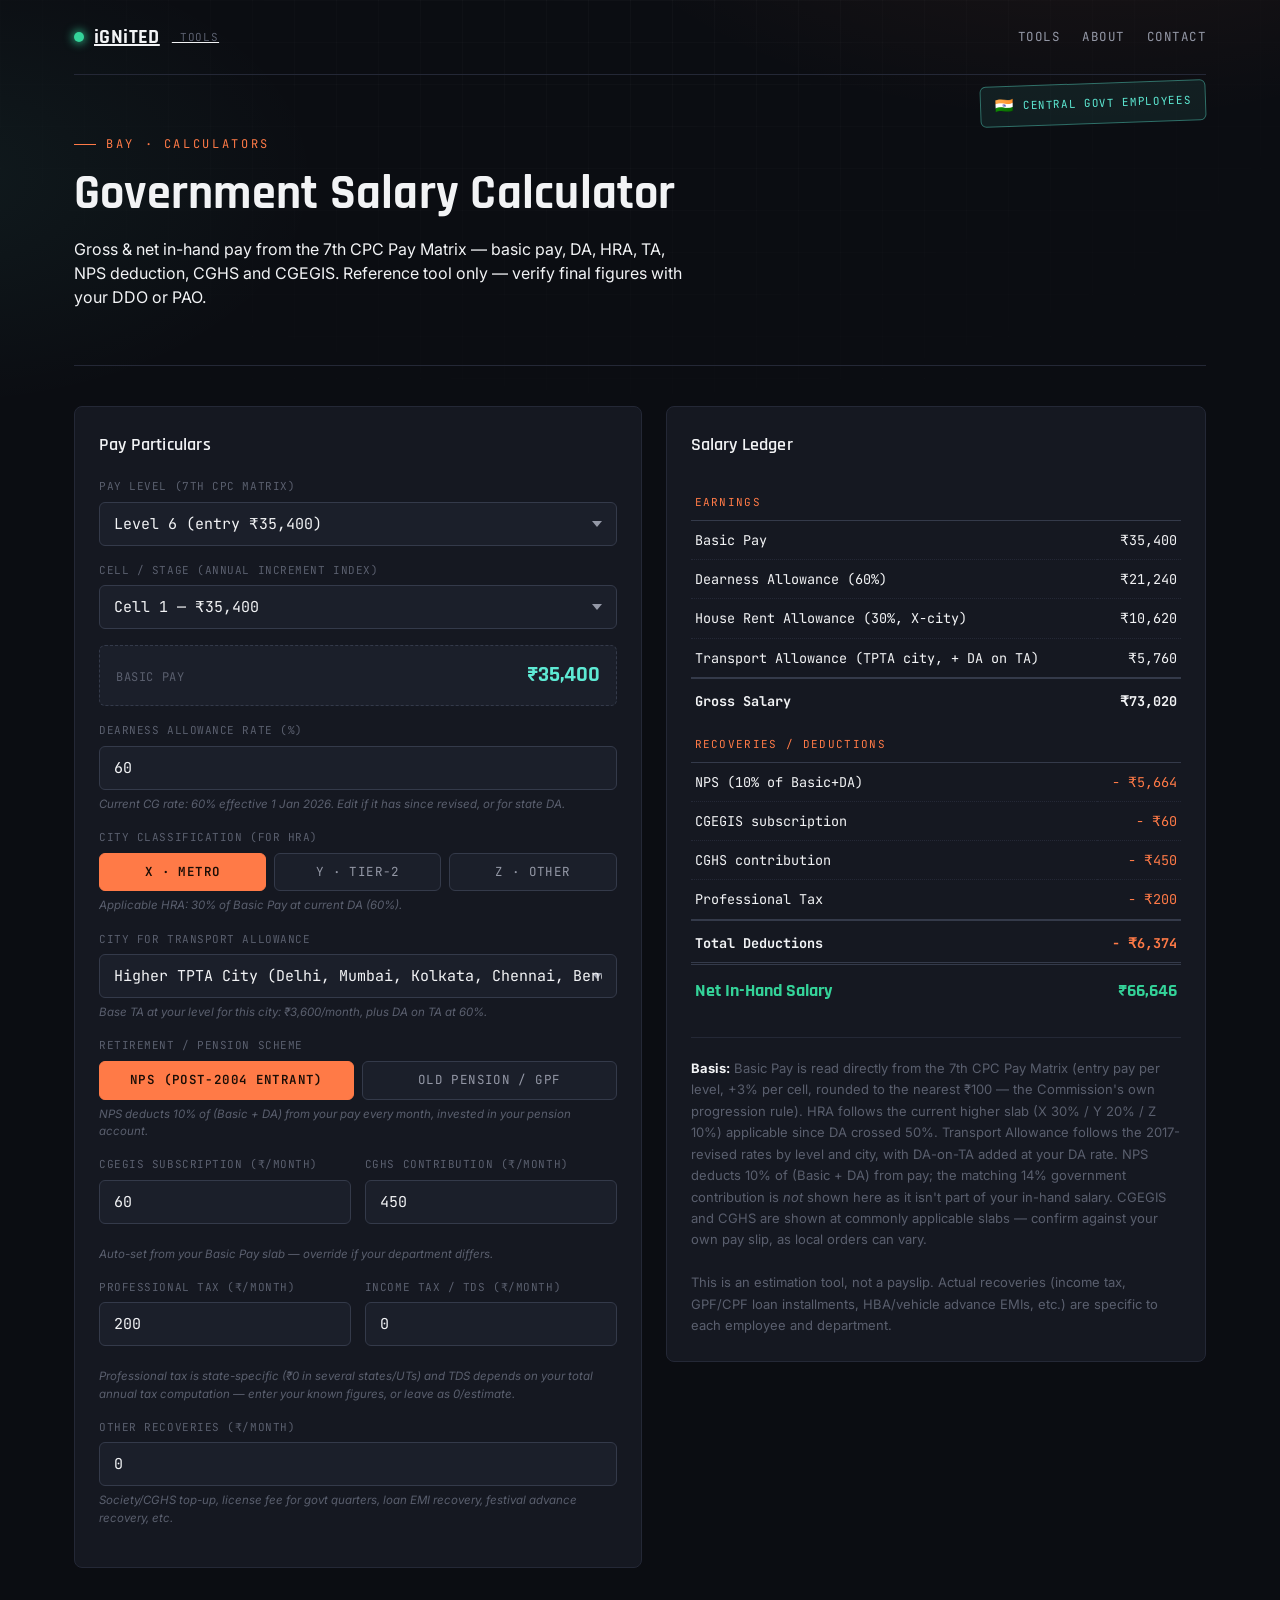
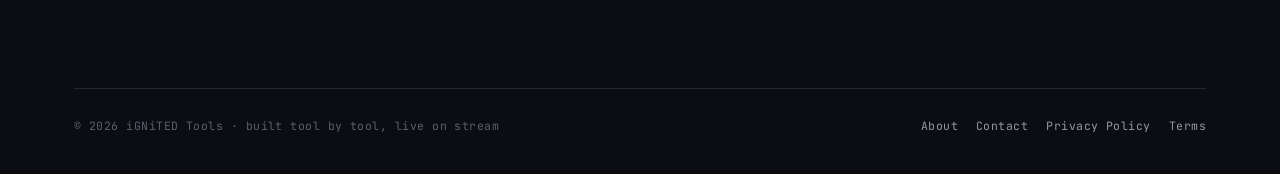
<file: tools/govt-salary-calculator.html>
<!DOCTYPE html>
<html lang="en">
<head>
<meta charset="UTF-8">
<meta name="viewport" content="width=device-width, initial-scale=1.0">
<title>Government Salary Calculator — iGNiTED Tools</title>
<meta name="description" content="Gross and net in-hand pay from the 7th CPC Pay Matrix — DA, HRA, TA, NPS, CGHS and CGEGIS included.">
<link rel="canonical" href="https://ignitedtools.com/tools/govt-salary-calculator.html">
<link rel="preconnect" href="https://fonts.googleapis.com">
<link rel="preconnect" href="https://fonts.gstatic.com" crossorigin>
<link href="https://fonts.googleapis.com/css2?family=Rajdhani:wght@500;600;700&family=Inter:wght@400;500;600;700&family=JetBrains+Mono:wght@400;500;600&display=swap" rel="stylesheet">
<link rel="stylesheet" href="../assets/style.css">
</head>
<body>

<div class="grain"></div>

<div class="shell">

  <div class="topbar">
    <a href="../index.html" class="brand"><span class="dot"></span>iGNiTED<small>&nbsp;TOOLS</small></a>
    <div class="top-nav">
      <a href="../index.html#toolboard">Tools</a>
      <a href="../about.html">About</a>
      <a href="../contact.html">Contact</a>
    </div>
  </div>

  <section class="page-hero" style="position:relative;">
    <div class="govt-badge"><span class="flag">🇮🇳</span>Central Govt Employees</div>
    <div class="eyebrow">Bay · Calculators</div>
    <h1>Government Salary Calculator</h1>
    <p class="lede" style="margin-top:14px; max-width:62ch;">Gross &amp; net in-hand pay from the 7th CPC Pay Matrix — basic pay, DA, HRA, TA, NPS deduction, CGHS and CGEGIS. Reference tool only — verify final figures with your DDO or PAO.</p>
  </section>

  <section class="tool-grid-wide">

    <!-- INPUT CARD -->
    <div class="tool-card">
      <div class="tool-card-head"><h2>Pay Particulars</h2></div>

      <div class="field">
        <label for="level">Pay Level (7th CPC Matrix)</label>
        <select id="level"></select>
      </div>

      <div class="field">
        <label for="cell">Cell / Stage (annual increment index)</label>
        <select id="cell"></select>
      </div>

      <div class="basic-readout">
        <span class="lbl">Basic Pay</span>
        <span class="amt" id="basicReadout">₹0</span>
      </div>

      <div class="field" style="margin-top:16px;">
        <label for="daRate">Dearness Allowance rate (%)</label>
        <input type="number" id="daRate" value="60" min="0" max="200" step="1">
        <div class="hint-note">Current CG rate: 60% effective 1 Jan 2026. Edit if it has since revised, or for state DA.</div>
      </div>

      <div class="field">
        <label>City classification (for HRA)</label>
        <div class="toggle-group" id="cityToggle">
          <div class="toggle active" data-city="X">X · Metro</div>
          <div class="toggle" data-city="Y">Y · Tier-2</div>
          <div class="toggle" data-city="Z">Z · Other</div>
        </div>
        <div class="hint-note" id="hraHint"></div>
      </div>

      <div class="field">
        <label for="taCity">City for Transport Allowance</label>
        <select id="taCity">
          <option value="tpta">Higher TPTA City (Delhi, Mumbai, Kolkata, Chennai, Bengaluru, Hyderabad, Ahmedabad, Pune, Surat, Jaipur, Lucknow, Kanpur, Nagpur, Indore, Coimbatore, Patna, Kochi, Ghaziabad, Vadodara — as notified)</option>
          <option value="other">Any Other City / Place</option>
        </select>
        <div class="hint-note" id="taHint"></div>
      </div>

      <div class="field">
        <label>Retirement / pension scheme</label>
        <div class="toggle-group" id="schemeToggle">
          <div class="toggle active" data-scheme="nps">NPS (post-2004 entrant)</div>
          <div class="toggle" data-scheme="ops">Old Pension / GPF</div>
        </div>
        <div class="hint-note" id="schemeHint"></div>
      </div>

      <div class="row2">
        <div class="field">
          <label for="cgegis">CGEGIS subscription (₹/month)</label>
          <input type="number" id="cgegis" value="30" min="0" step="1">
        </div>
        <div class="field">
          <label for="cghs">CGHS contribution (₹/month)</label>
          <input type="number" id="cghs" value="250" min="0" step="1">
        </div>
      </div>
      <div class="hint-note">Auto-set from your Basic Pay slab — override if your department differs.</div>

      <div class="row2" style="margin-top:16px;">
        <div class="field">
          <label for="ptax">Professional Tax (₹/month)</label>
          <input type="number" id="ptax" value="200" min="0" step="1">
        </div>
        <div class="field">
          <label for="itax">Income Tax / TDS (₹/month)</label>
          <input type="number" id="itax" value="0" min="0" step="1">
        </div>
      </div>
      <div class="hint-note">Professional tax is state-specific (₹0 in several states/UTs) and TDS depends on your total annual tax computation — enter your known figures, or leave as 0/estimate.</div>

      <div class="field" style="margin-top:16px;">
        <label for="otherDed">Other recoveries (₹/month)</label>
        <input type="number" id="otherDed" value="0" min="0" step="1">
        <div class="hint-note">Society/CGHS top-up, license fee for govt quarters, loan EMI recovery, festival advance recovery, etc.</div>
      </div>
    </div>

    <!-- LEDGER / OUTPUT CARD -->
    <div class="tool-card">
      <div class="tool-card-head"><h2>Salary Ledger</h2></div>
      <table class="ledger-table" id="ledgerTable">
        <!-- filled by JS -->
      </table>

      <div class="gauge-note">
        <strong style="color:var(--text-hi);">Basis:</strong> Basic Pay is read directly from the 7th CPC Pay Matrix (entry pay per level, +3% per cell, rounded to the nearest ₹100 — the Commission's own progression rule). HRA follows the current higher slab (X 30% / Y 20% / Z 10%) applicable since DA crossed 50%. Transport Allowance follows the 2017-revised rates by level and city, with DA-on-TA added at your DA rate. NPS deducts 10% of (Basic + DA) from pay; the matching 14% government contribution is <em>not</em> shown here as it isn't part of your in-hand salary. CGEGIS and CGHS are shown at commonly applicable slabs — confirm against your own pay slip, as local orders can vary.
        <br><br>
        This is an estimation tool, not a payslip. Actual recoveries (income tax, GPF/CPF loan installments, HBA/vehicle advance EMIs, etc.) are specific to each employee and department.
      </div>
    </div>

  </section>

  <footer>
    <span>© <span id="year"></span> iGNiTED Tools · built tool by tool, live on stream</span>
    <div class="footer-links">
      <a href="../about.html">About</a>
      <a href="../contact.html">Contact</a>
      <a href="../privacy-policy.html">Privacy Policy</a>
      <a href="../terms.html">Terms</a>
    </div>
  </footer>

</div>

<script>
document.getElementById('year').textContent = new Date().getFullYear();

// ---------- 7th CPC Pay Matrix: entry (cell-1) pay per level ----------
const ENTRY_PAY = {
  "1": 18000, "2": 19900, "3": 21700, "4": 25500, "5": 29200,
  "6": 35400, "7": 44900, "8": 47600, "9": 53100, "10": 56100,
  "11": 67700, "12": 78800, "13": 118500, "13A": 131100, "14": 144200,
  "15": 182200, "16": 205400, "17": 225000, "18": 250000
};
const FIXED_LEVELS = ["17","18"]; // single-cell, no annual progression
const MAX_CELLS = 40;

function buildMatrixColumn(level){
  const entry = ENTRY_PAY[level];
  if(FIXED_LEVELS.includes(level)) return [entry];
  const cells = [entry];
  for(let i=1;i<MAX_CELLS;i++){
    const next = Math.round((cells[i-1]*1.03)/100)*100;
    if(next === cells[i-1]) break;
    cells.push(next);
  }
  return cells;
}

// ---------- Transport Allowance rates (2017-revised, 7th CPC) ----------
function getTA(level, tpta){
  const lvl = level === "13A" ? 13 : parseInt(level);
  if(lvl >= 9) return tpta ? 7200 : 3600;
  if(lvl >= 3) return tpta ? 3600 : 1800;
  return tpta ? 1350 : 900; // levels 1-2
}

// ---------- CGEGIS default slab ----------
function getCGEGIS(level){
  const lvl = level === "13A" ? 13 : parseInt(level);
  if(lvl >= 10) return 120;
  if(lvl >= 6) return 60;
  return 30;
}

// ---------- CGHS default slab (by basic pay) ----------
function getCGHS(basic){
  if(basic <= 25000) return 250;
  if(basic <= 47600) return 450;
  if(basic <= 63100) return 650;
  if(basic <= 77600) return 1000;
  return 1500;
}

// ---------- HRA slab (DA >= 50% => 30/20/10; this is current state) ----------
function getHRAPercent(city, daRate){
  // Standard staged slabs: DA<25% -> 24/16/8 ; 25<=DA<50 -> 27/18/9 ; DA>=50 -> 30/20/10
  let table;
  if(daRate >= 50) table = {X:30, Y:20, Z:10};
  else if(daRate >= 25) table = {X:27, Y:18, Z:9};
  else table = {X:24, Y:16, Z:8};
  return table[city];
}

// ---------- State ----------
let state = { level:"6", cellIndex:0, city:"X", tpta:true, scheme:"nps" };

// ---------- Populate level dropdown ----------
const levelSelect = document.getElementById('level');
Object.keys(ENTRY_PAY).forEach(lvl=>{
  const opt = document.createElement('option');
  opt.value = lvl;
  opt.textContent = "Level " + lvl + "  (entry ₹" + ENTRY_PAY[lvl].toLocaleString('en-IN') + ")";
  levelSelect.appendChild(opt);
});
levelSelect.value = state.level;

function populateCells(){
  const cellSelect = document.getElementById('cell');
  cellSelect.innerHTML = "";
  const col = buildMatrixColumn(state.level);
  col.forEach((val, idx)=>{
    const opt = document.createElement('option');
    opt.value = idx;
    opt.textContent = "Cell " + (idx+1) + "  —  ₹" + val.toLocaleString('en-IN');
    cellSelect.appendChild(opt);
  });
  if(state.cellIndex >= col.length) state.cellIndex = 0;
  cellSelect.value = state.cellIndex;
}
populateCells();

levelSelect.addEventListener('change', ()=>{
  state.level = levelSelect.value;
  state.cellIndex = 0;
  populateCells();
  autofillSlabs();
  calculate();
});
document.getElementById('cell').addEventListener('change', (e)=>{
  state.cellIndex = parseInt(e.target.value);
  autofillSlabs();
  calculate();
});

// ---------- Toggle groups ----------
function wireToggle(containerId, dataAttr, onChange){
  const container = document.getElementById(containerId);
  container.querySelectorAll('.toggle').forEach(btn=>{
    btn.addEventListener('click', ()=>{
      container.querySelectorAll('.toggle').forEach(b=>b.classList.remove('active'));
      btn.classList.add('active');
      onChange(btn.getAttribute(dataAttr));
    });
  });
}
wireToggle('cityToggle','data-city', v=>{ state.city=v; calculate(); });
document.getElementById('taCity').addEventListener('change', (e)=>{
  state.tpta = (e.target.value === 'tpta');
  calculate();
});
wireToggle('schemeToggle','data-scheme', v=>{
  state.scheme = v;
  document.getElementById('schemeHint').textContent = v==='ops'
    ? "Old Pension Scheme: no mandatory NPS deduction. GPF subscription is a personal savings deduction, not shown as a salary loss."
    : "NPS deducts 10% of (Basic + DA) from your pay every month, invested in your pension account.";
  calculate();
});
document.getElementById('schemeHint').textContent = "NPS deducts 10% of (Basic + DA) from your pay every month, invested in your pension account.";

['daRate','cgegis','cghs','ptax','itax','otherDed'].forEach(id=>{
  document.getElementById(id).addEventListener('input', calculate);
});

function autofillSlabs(){
  const col = buildMatrixColumn(state.level);
  const basic = col[state.cellIndex];
  document.getElementById('cgegis').value = getCGEGIS(state.level);
  document.getElementById('cghs').value = getCGHS(basic);
}
autofillSlabs();

function fmt(n){
  return "₹" + Math.round(n).toLocaleString('en-IN');
}

function calculate(){
  const col = buildMatrixColumn(state.level);
  const basic = col[state.cellIndex];
  document.getElementById('basicReadout').textContent = fmt(basic);

  const daRate = parseFloat(document.getElementById('daRate').value) || 0;
  const da = basic * daRate / 100;

  const hraPct = getHRAPercent(state.city, daRate);
  document.getElementById('hraHint').textContent = "Applicable HRA: " + hraPct + "% of Basic Pay at current DA (" + daRate + "%).";
  const hra = basic * hraPct / 100;

  const taBase = getTA(state.level, state.tpta);
  const taDA = taBase * daRate / 100;
  const ta = taBase + taDA;
  document.getElementById('taHint').textContent = "Base TA at your level for this city: ₹" + taBase.toLocaleString('en-IN') + "/month, plus DA on TA at " + daRate + "%.";

  const gross = basic + da + hra + ta;

  const nps = state.scheme === 'nps' ? (basic + da) * 0.10 : 0;
  const cgegis = parseFloat(document.getElementById('cgegis').value) || 0;
  const cghs = parseFloat(document.getElementById('cghs').value) || 0;
  const ptax = parseFloat(document.getElementById('ptax').value) || 0;
  const itax = parseFloat(document.getElementById('itax').value) || 0;
  const other = parseFloat(document.getElementById('otherDed').value) || 0;

  const totalDed = nps + cgegis + cghs + ptax + itax + other;
  const net = gross - totalDed;

  const rows = [];
  rows.push(`<tr class="section-head"><td colspan="2">Earnings</td></tr>`);
  rows.push(row("Basic Pay", basic));
  rows.push(row(`Dearness Allowance (${daRate}%)`, da));
  rows.push(row(`House Rent Allowance (${hraPct}%, ${state.city}-city)`, hra));
  const taCityLabel = state.tpta ? "TPTA city" : "other city";
  rows.push(row(`Transport Allowance (${taCityLabel}, + DA on TA)`, ta));
  rows.push(`<tr class="gross-row"><td class="label">Gross Salary</td><td class="val">${fmt(gross)}</td></tr>`);

  rows.push(`<tr class="section-head"><td colspan="2">Recoveries / Deductions</td></tr>`);
  if(state.scheme==='nps') rows.push(rowDed("NPS (10% of Basic+DA)", nps));
  rows.push(rowDed("CGEGIS subscription", cgegis));
  rows.push(rowDed("CGHS contribution", cghs));
  if(ptax>0) rows.push(rowDed("Professional Tax", ptax));
  if(itax>0) rows.push(rowDed("Income Tax / TDS", itax));
  if(other>0) rows.push(rowDed("Other recoveries", other));
  rows.push(`<tr class="gross-row"><td class="label">Total Deductions</td><td class="val" style="color:var(--ember)">− ${fmt(totalDed)}</td></tr>`);

  rows.push(`<tr class="net-row"><td class="label">Net In-Hand Salary</td><td class="val">${fmt(net)}</td></tr>`);

  document.getElementById('ledgerTable').innerHTML = rows.join("");
}

function row(label, val){
  return `<tr><td class="label">${label}</td><td class="val">${fmt(val)}</td></tr>`;
}
function rowDed(label, val){
  return `<tr class="deduction"><td class="label">${label}</td><td class="val">− ${fmt(val)}</td></tr>`;
}

calculate();
</script>
</body>
</html>
</file>
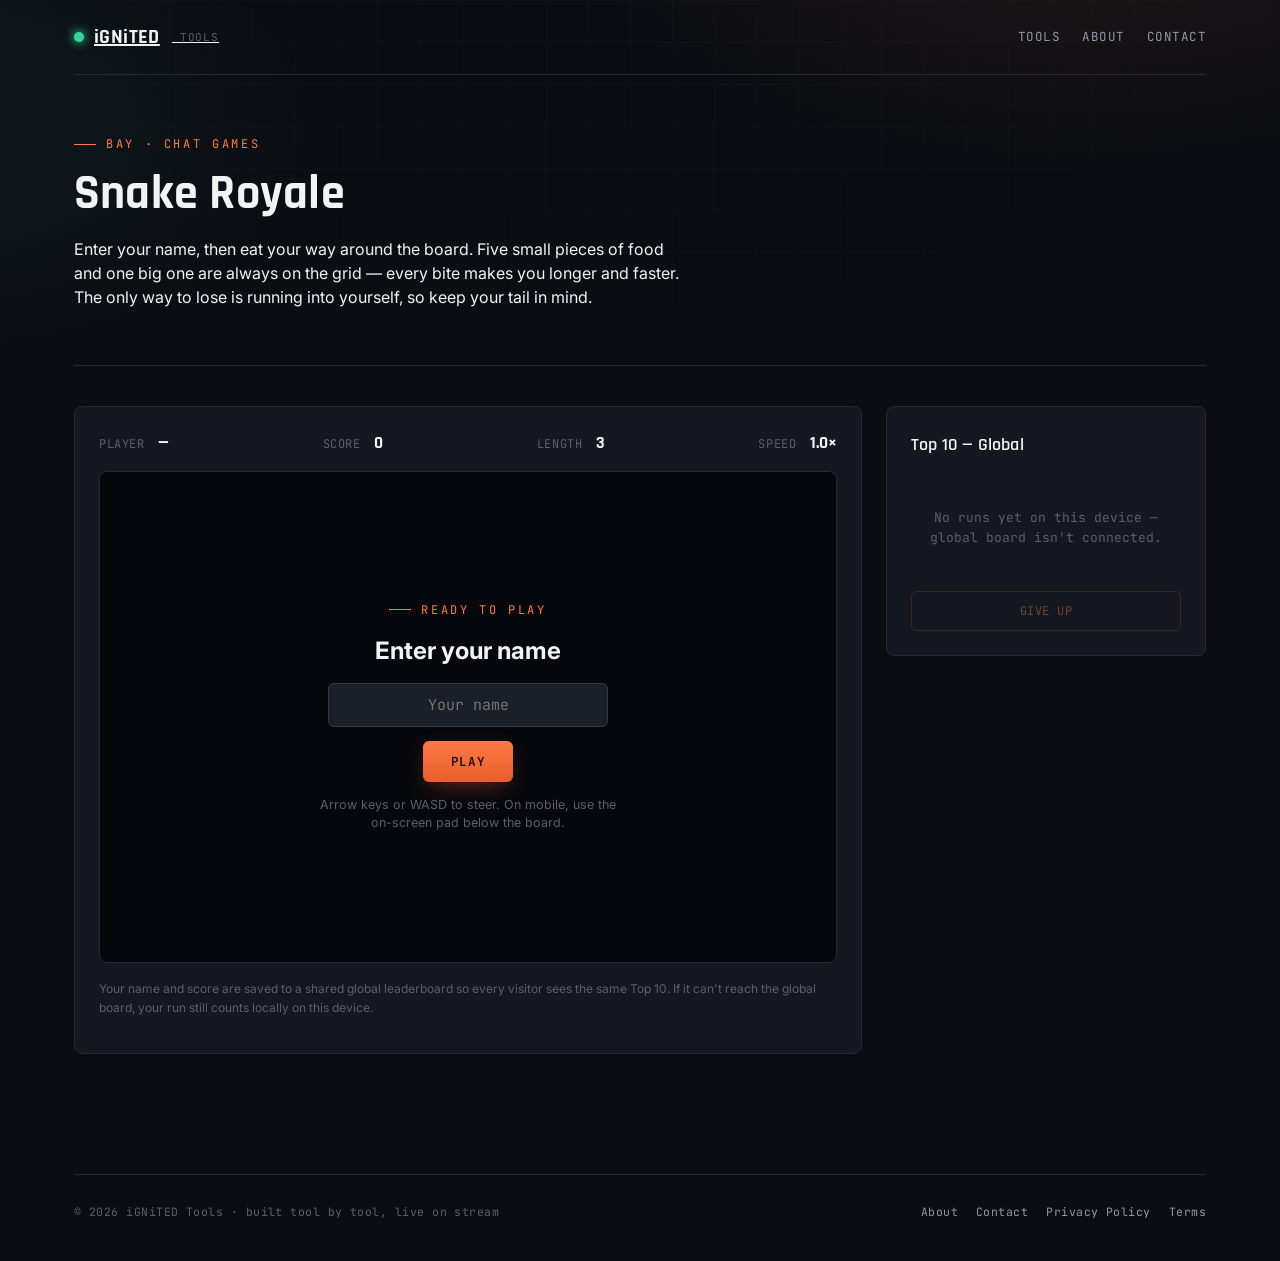
<file: tools/snake-royale.html>
<!DOCTYPE html>
<html lang="en">
<head>
<meta charset="UTF-8">
<meta name="viewport" content="width=device-width, initial-scale=1.0">
<title>Snake Royale — iGNiTED Tools</title>
<meta name="description" content="Enter your name and play a simple, fast snake game right in your browser. Eat food to grow and speed up, and try to top the leaderboard.">
<link rel="canonical" href="https://ignitedtools.com/tools/snake-royale.html">
<link rel="preconnect" href="https://fonts.googleapis.com">
<link rel="preconnect" href="https://fonts.gstatic.com" crossorigin>
<link href="https://fonts.googleapis.com/css2?family=Rajdhani:wght@500;600;700&family=Inter:wght@400;500;600;700&family=JetBrains+Mono:wght@400;500;600&display=swap" rel="stylesheet">
<link rel="stylesheet" href="../assets/style.css">
</head>
<body>

<div class="grain"></div>

<div class="shell">

  <div class="topbar">
    <a href="../index.html" class="brand"><span class="dot"></span>iGNiTED<small>&nbsp;TOOLS</small></a>
    <div class="top-nav">
      <a href="../index.html#toolboard">Tools</a>
      <a href="../about.html">About</a>
      <a href="../contact.html">Contact</a>
    </div>
  </div>

  <section class="page-hero">
    <div class="eyebrow">Bay · Chat Games</div>
    <h1>Snake Royale</h1>
    <p class="lede" style="margin-top:14px; max-width:62ch;">Enter your name, then eat your way around the board. Five small pieces of food and one big one are always on the grid — every bite makes you longer and faster. The only way to lose is running into yourself, so keep your tail in mind.</p>
  </section>

  <section class="game-wrap">

    <!-- game card -->
    <div class="tool-card">
      <div class="game-hud">
        <span>Player <b id="hudName">—</b></span>
        <span>Score <b id="hudScore">0</b></span>
        <span>Length <b id="hudLength">3</b></span>
        <span>Speed <b id="hudSpeed">1.0×</b></span>
      </div>

      <div class="canvas-frame">
        <canvas id="gameCanvas" width="600" height="400"></canvas>

        <!-- name entry -->
        <div class="game-overlay" id="startOverlay">
          <div class="eyebrow" style="margin-bottom:0;">Ready to play</div>
          <h2>Enter your name</h2>
          <input type="text" id="nameInput" class="name-input" maxlength="16" placeholder="Your name" autocomplete="off">
          <button type="button" id="playBtn" class="game-btn">Play</button>
          <p style="font-size:12.5px; color:var(--text-dim);">Arrow keys or WASD to steer. On mobile, use the on-screen pad below the board.</p>
        </div>

        <!-- game over -->
        <div class="game-overlay hidden" id="overOverlay">
          <div class="eyebrow" style="margin-bottom:0; color:var(--ember);">Game over</div>
          <h2>You hit yourself</h2>
          <p id="finalScoreText">Score: 0 · Length: 3</p>
          <button type="button" id="retryBtn" class="game-btn">Play Again</button>
        </div>
      </div>

      <div class="dpad" id="dpad">
        <button class="dp-up" data-dir="up">▲</button>
        <button class="dp-left" data-dir="left">◀</button>
        <button class="dp-right" data-dir="right">▶</button>
        <button class="dp-down" data-dir="down">▼</button>
      </div>

      <p class="hint-text">Your name and score are saved to a shared global leaderboard so every visitor sees the same Top 10. If it can't reach the global board, your run still counts locally on this device.</p>
    </div>

    <!-- leaderboard -->
    <div class="tool-card">
      <div class="tool-card-head"><h2>Top 10 — Global</h2></div>
      <div class="snake-lb-list" id="lbList"></div>
      <div id="lbEmpty" style="text-align:center; padding:30px 0; color:var(--text-dim); font-family:var(--mono); font-size:13px;">Loading leaderboard…</div>
      <button type="button" id="giveUpBtn" class="giveup-btn" disabled>Give Up</button>
    </div>

  </section>

  <footer>
    <span>© <span id="year"></span> iGNiTED Tools · built tool by tool, live on stream</span>
    <div class="footer-links">
      <a href="../about.html">About</a>
      <a href="../contact.html">Contact</a>
      <a href="../privacy-policy.html">Privacy Policy</a>
      <a href="../terms.html">Terms</a>
    </div>
  </footer>

</div>

<script>
document.getElementById('year').textContent = new Date().getFullYear();

// ---------- grid setup ----------
const canvas = document.getElementById('gameCanvas');
const ctx = canvas.getContext('2d');
const COLS = 30, ROWS = 20, CELL = canvas.width / COLS; // 20px cells at 600x400

const COLOR_HEAD = '#FFC369';
const COLOR_BODY = '#FF7A47';
const COLOR_BODY_2 = '#E85D2C';
const COLOR_FOOD = '#5EEAD4';
const COLOR_BIG_FOOD = '#FFC369';
const GRID_LINE = 'rgba(255,255,255,.03)';

let snake, dir, pendingDir, foods, bigFood, score, speedMs, running, playerName;
let acc = 0, lastTs = 0;
const BASE_SPEED = 140;
const MIN_SPEED = 55;

function resetGame(){
  const cx = Math.floor(COLS/2), cy = Math.floor(ROWS/2);
  snake = [{x:cx,y:cy},{x:cx-1,y:cy},{x:cx-2,y:cy}];
  dir = {x:1,y:0};
  pendingDir = {x:1,y:0};
  score = 0;
  speedMs = BASE_SPEED;
  foods = [];
  bigFood = null;
  for(let i=0;i<5;i++) spawnFood(false);
  spawnFood(true);
  updateHud();
}

function occupied(x,y){
  if(snake.some(s=>s.x===x && s.y===y)) return true;
  if(foods.some(f=>f.x===x && f.y===y)) return true;
  if(bigFood && bigFood.x===x && bigFood.y===y) return true;
  return false;
}

function spawnFood(big){
  let x,y,tries=0;
  do{
    x = Math.floor(Math.random()*COLS);
    y = Math.floor(Math.random()*ROWS);
    tries++;
  }while(occupied(x,y) && tries < 500);
  if(big) bigFood = {x,y};
  else foods.push({x,y});
}

function updateHud(){
  document.getElementById('hudName').textContent = playerName || '—';
  document.getElementById('hudScore').textContent = score;
  document.getElementById('hudLength').textContent = snake.length;
  document.getElementById('hudSpeed').textContent = (BASE_SPEED/speedMs).toFixed(1) + '×';
}

// ---------- input ----------
function setDir(nx, ny){
  // prevent reversing directly into the body
  if(dir.x === -nx && dir.y === -ny) return;
  pendingDir = {x:nx, y:ny};
}
window.addEventListener('keydown', e=>{
  if(!running) return;
  switch(e.key){
    case 'ArrowUp': case 'w': case 'W': setDir(0,-1); e.preventDefault(); break;
    case 'ArrowDown': case 's': case 'S': setDir(0,1); e.preventDefault(); break;
    case 'ArrowLeft': case 'a': case 'A': setDir(-1,0); e.preventDefault(); break;
    case 'ArrowRight': case 'd': case 'D': setDir(1,0); e.preventDefault(); break;
  }
});
document.getElementById('dpad').addEventListener('click', e=>{
  const btn = e.target.closest('button[data-dir]');
  if(!btn || !running) return;
  const d = btn.getAttribute('data-dir');
  if(d==='up') setDir(0,-1);
  if(d==='down') setDir(0,1);
  if(d==='left') setDir(-1,0);
  if(d==='right') setDir(1,0);
});

// ---------- game loop ----------
function step(){
  dir = pendingDir;
  const head = snake[0];
  const nx = (head.x + dir.x + COLS) % COLS;
  const ny = (head.y + dir.y + ROWS) % ROWS;

  let willGrow = 0;
  let ateFoodIdx = foods.findIndex(f=> f.x===nx && f.y===ny);
  let ateBig = bigFood && bigFood.x===nx && bigFood.y===ny;

  if(ateFoodIdx !== -1){
    score += 10;
    willGrow = 1;
    foods.splice(ateFoodIdx,1);
    spawnFood(false);
    speedMs = Math.max(MIN_SPEED, speedMs - 4);
  } else if(ateBig){
    score += 50;
    willGrow = 3;
    bigFood = null;
    spawnFood(true);
    speedMs = Math.max(MIN_SPEED, speedMs - 12);
  }

  // self-collision check: body to compare against depends on whether tail moves away this tick
  const bodyToCheck = willGrow > 0 ? snake : snake.slice(0, -1);
  if(bodyToCheck.some(s=> s.x===nx && s.y===ny)){
    gameOver();
    return;
  }

  snake.unshift({x:nx, y:ny});
  if(willGrow === 0){
    snake.pop();
  } else {
    // add extra segments for big food growth beyond the natural head-add
    for(let i=1;i<willGrow;i++){
      snake.push({...snake[snake.length-1]});
    }
  }

  updateHud();
}

function gameOver(reason){
  running = false;
  document.getElementById('giveUpBtn').disabled = true;
  const heading = reason === 'gaveup' ? 'You gave up' : 'You hit yourself';
  document.getElementById('overOverlay').querySelector('h2').textContent = heading;
  document.getElementById('finalScoreText').textContent = `Score: ${score} · Length: ${snake.length}`;
  document.getElementById('overOverlay').classList.remove('hidden');
  submitScore(playerName, score);
}

document.getElementById('giveUpBtn').addEventListener('click', ()=>{
  if(!running) return;
  gameOver('gaveup');
});

// ---------- rendering ----------
function draw(){
  ctx.fillStyle = '#05060a';
  ctx.fillRect(0,0,canvas.width,canvas.height);

  ctx.strokeStyle = GRID_LINE;
  ctx.lineWidth = 1;
  for(let x=0;x<=COLS;x++){
    ctx.beginPath(); ctx.moveTo(x*CELL,0); ctx.lineTo(x*CELL,canvas.height); ctx.stroke();
  }
  for(let y=0;y<=ROWS;y++){
    ctx.beginPath(); ctx.moveTo(0,y*CELL); ctx.lineTo(canvas.width,y*CELL); ctx.stroke();
  }

  // small foods
  ctx.fillStyle = COLOR_FOOD;
  foods.forEach(f=>{
    ctx.beginPath();
    ctx.arc(f.x*CELL+CELL/2, f.y*CELL+CELL/2, CELL*0.28, 0, Math.PI*2);
    ctx.fill();
  });

  // big food (pulsing)
  if(bigFood){
    const pulse = 1 + 0.12*Math.sin(Date.now()/180);
    ctx.fillStyle = COLOR_BIG_FOOD;
    ctx.beginPath();
    ctx.arc(bigFood.x*CELL+CELL/2, bigFood.y*CELL+CELL/2, CELL*0.42*pulse, 0, Math.PI*2);
    ctx.fill();
  }

  // snake
  snake.forEach((s,i)=>{
    ctx.fillStyle = i===0 ? COLOR_HEAD : (i % 2 === 0 ? COLOR_BODY : COLOR_BODY_2);
    const pad = i===0 ? 1 : 2;
    ctx.beginPath();
    if(ctx.roundRect){
      ctx.roundRect(s.x*CELL+pad, s.y*CELL+pad, CELL-pad*2, CELL-pad*2, 5);
    } else {
      ctx.rect(s.x*CELL+pad, s.y*CELL+pad, CELL-pad*2, CELL-pad*2);
    }
    ctx.fill();
  });

  // eyes on head
  if(snake.length){
    const h = snake[0];
    ctx.fillStyle = '#1a0d06';
    const cx = h.x*CELL+CELL/2, cy = h.y*CELL+CELL/2;
    const ex = dir.x*4, ey = dir.y*4;
    const ox = dir.x!==0 ? 0 : 5, oy = dir.y!==0 ? 0 : 5;
    ctx.beginPath(); ctx.arc(cx+ex-oy, cy+ey+ox, 1.8, 0, Math.PI*2); ctx.fill();
    ctx.beginPath(); ctx.arc(cx+ex+oy, cy+ey-ox, 1.8, 0, Math.PI*2); ctx.fill();
  }
}

function loop(ts){
  if(!running){ requestAnimationFrame(loop); return; }
  if(!lastTs) lastTs = ts;
  const delta = ts - lastTs;
  lastTs = ts;
  acc += delta;
  while(acc >= speedMs){
    step();
    acc -= speedMs;
    if(!running) break;
  }
  draw();
  requestAnimationFrame(loop);
}
requestAnimationFrame(loop);

// ---------- global leaderboard (Firebase Realtime Database, REST — no SDK needed) ----------
// Replace this with your own Realtime Database URL (see setup notes for this site).
// It looks like: https://YOUR-PROJECT-ID-default-rtdb.REGION.firebasedatabase.app
const FIREBASE_DB_URL = "https://snake-game-cbbf5-default-rtdb.firebaseio.com";
const LB_PATH = "snakeRoyaleLeaderboard";
const LOCAL_FALLBACK_KEY = 'ignited-snake-leaderboard-local';

function firebaseConfigured(){
  return FIREBASE_DB_URL && !FIREBASE_DB_URL.includes('snake-game-aeb8e');
}

function loadLocalLb(){
  try{
    const raw = localStorage.getItem(LOCAL_FALLBACK_KEY);
    return raw ? JSON.parse(raw) : [];
  }catch(e){ return []; }
}
function saveLocalScore(name, sc){
  const lb = loadLocalLb();
  lb.push({ name: name || 'Anonymous', score: sc });
  lb.sort((a,b)=> b.score - a.score);
  localStorage.setItem(LOCAL_FALLBACK_KEY, JSON.stringify(lb.slice(0,10)));
}

async function submitScore(name, sc){
  const entry = { name: (name || 'Anonymous').slice(0,20), score: Math.round(sc), ts: Date.now() };
  if(!firebaseConfigured()){
    saveLocalScore(entry.name, entry.score);
    renderLeaderboard();
    return;
  }
  try{
    const res = await fetch(`${FIREBASE_DB_URL}/${LB_PATH}.json`, {
      method: 'POST',
      body: JSON.stringify(entry),
    });
    if(!res.ok) throw new Error('write failed');
  }catch(e){
    saveLocalScore(entry.name, entry.score);
  }
  renderLeaderboard();
}

async function fetchGlobalLb(){
  const url = `${FIREBASE_DB_URL}/${LB_PATH}.json?orderBy=%22score%22&limitToLast=10`;
  const res = await fetch(url);
  if(!res.ok) throw new Error('read failed');
  const data = await res.json();
  if(!data) return [];
  return Object.values(data).sort((a,b)=> b.score - a.score);
}

async function renderLeaderboard(){
  const list = document.getElementById('lbList');
  const empty = document.getElementById('lbEmpty');
  let entries = [];
  let usedFallback = false;

  if(firebaseConfigured()){
    try{
      entries = await fetchGlobalLb();
    }catch(e){
      usedFallback = true;
      entries = loadLocalLb();
    }
  } else {
    usedFallback = true;
    entries = loadLocalLb();
  }

  list.innerHTML = '';
  if(entries.length === 0){
    empty.style.display = 'block';
    empty.textContent = usedFallback
      ? "No runs yet on this device — global board isn't connected."
      : 'No runs yet — be the first on the board.';
    return;
  }
  empty.style.display = 'none';

  const medalClass = ['gold','silver','bronze'];
  entries.slice(0,10).forEach((entry,i)=>{
    const row = document.createElement('div');
    row.className = 'snake-lb-row';
    row.innerHTML = `
      <span class="snake-lb-rank ${medalClass[i]||''}">${i+1}</span>
      <span class="snake-lb-name">${esc(entry.name)}</span>
      <span class="snake-lb-score">${entry.score}</span>`;
    list.appendChild(row);
  });
}
function esc(s){
  return String(s).replace(/[&<>"']/g, c=>({'&':'&amp;','<':'&lt;','>':'&gt;','"':'&quot;',"'":'&#39;'}[c]));
}

// ---------- start / retry flow ----------
document.getElementById('playBtn').addEventListener('click', startGame);
document.getElementById('nameInput').addEventListener('keydown', e=>{
  if(e.key === 'Enter') startGame();
});
document.getElementById('retryBtn').addEventListener('click', ()=>{
  document.getElementById('overOverlay').classList.add('hidden');
  resetGame();
  running = true;
  document.getElementById('giveUpBtn').disabled = false;
  lastTs = 0; acc = 0;
});

function startGame(){
  const val = document.getElementById('nameInput').value.trim();
  playerName = val || 'Anonymous';
  document.getElementById('startOverlay').classList.add('hidden');
  resetGame();
  running = true;
  document.getElementById('giveUpBtn').disabled = false;
  lastTs = 0; acc = 0;
}

resetGame();
renderLeaderboard();
</script>

</body>
</html>
</file>
<file: assets/style.css>
:root{
    --void:#0B0D12;
    --void-2:#08090D;
    --panel:#151821;
    --panel-hi:#1B1F2A;
    --line:#242836;
    --line-bright:#343A4A;
    --ember:#FF7A47;
    --ember-deep:#E85D2C;
    --spark:#FFC369;
    --circuit:#5EEAD4;
    --circuit-deep:#2DBBA6;
    --text-hi:#F2F3F5;
    --text-mid:#9498A6;
    --text-dim:#5A5F6E;
    --led:#34D399;

    --display: 'Rajdhani', sans-serif;
    --body: 'Inter', sans-serif;
    --mono: 'JetBrains Mono', ui-monospace, monospace;
  }

  *{ box-sizing:border-box; }
  html{ scroll-behavior:smooth; }
  body{
    margin:0;
    background:
      radial-gradient(900px 500px at 85% -10%, rgba(255,122,71,.09), transparent 60%),
      radial-gradient(700px 420px at -5% 10%, rgba(94,234,212,.06), transparent 55%),
      var(--void);
    color: var(--text-hi);
    font-family: var(--body);
    line-height:1.5;
  }
  a{ color:inherit; }
  ::selection{ background: var(--ember); color:#191008; }

  :focus-visible{
    outline: 2px solid var(--spark);
    outline-offset: 3px;
  }

  /* ---------- background circuit texture ---------- */
  .grain{
    position:fixed; inset:0; pointer-events:none; z-index:0;
    background-image:
      linear-gradient(rgba(255,255,255,.025) 1px, transparent 1px),
      linear-gradient(90deg, rgba(255,255,255,.025) 1px, transparent 1px);
    background-size: 42px 42px;
    mask-image: radial-gradient(1200px 700px at 50% 0%, black, transparent 75%);
  }

  .shell{ position:relative; z-index:1; max-width:1180px; margin:0 auto; padding: 0 24px; }

  /* ---------- top bar ---------- */
  .topbar{
    display:flex; align-items:center; justify-content:space-between;
    padding: 22px 0;
    border-bottom: 1px solid var(--line);
  }
  .brand{ display:flex; align-items:center; gap:10px; font-family: var(--display); font-weight:700; font-size:20px; letter-spacing:.02em; }
  .brand .dot{
    width:10px; height:10px; border-radius:50%;
    background: var(--led);
    box-shadow: 0 0 8px 2px rgba(52,211,153,.65);
  }
  .brand small{ font-family: var(--mono); color: var(--text-dim); font-weight:400; font-size:11px; letter-spacing:.08em; margin-left:2px; }
  .top-status{ font-family: var(--mono); font-size:11.5px; color: var(--text-dim); letter-spacing:.06em; }
  .top-status b{ color: var(--led); font-weight:600; }

  /* ---------- hero: ignition switch ---------- */
  .hero{
    padding: 84px 0 60px;
    border-bottom: 1px solid var(--line);
  }
  .hero-inner{ max-width: 640px; }

  .eyebrow{
    font-family: var(--mono); font-size:12px; letter-spacing:.22em; text-transform:uppercase;
    color: var(--ember); display:flex; align-items:center; gap:10px; margin-bottom:16px;
  }
  .eyebrow::before{ content:""; width:22px; height:1px; background: var(--ember); }

  h1{
    font-family: var(--display);
    font-weight:700;
    font-size: clamp(46px, 7vw, 78px);
    line-height:.94;
    letter-spacing:.005em;
    margin:0 0 18px;
    text-transform:uppercase;
  }
  h1 .glow{ color: var(--ember); text-shadow: 0 0 30px rgba(255,122,71,.35); }

  .hero p.lede{
    font-size:16.5px; color: var(--text-mid); max-width: 52ch; margin: 0 0 26px;
  }
  .hero-actions{ display:flex; gap:14px; flex-wrap:wrap; }
  .btn{
    font-family: var(--mono); font-size:12.5px; letter-spacing:.05em; text-transform:uppercase;
    padding: 12px 20px; border-radius:3px; text-decoration:none; cursor:pointer; border:1px solid transparent;
    display:inline-flex; align-items:center; gap:8px;
  }
  .btn-primary{ background: linear-gradient(180deg, var(--ember), var(--ember-deep)); color:#1a0d06; font-weight:600; box-shadow: 0 8px 24px -8px rgba(255,122,71,.5); }
  .btn-ghost{ border-color: var(--line-bright); color: var(--text-mid); background:transparent; }
  .btn-ghost:hover{ color: var(--text-hi); border-color: var(--circuit); }

  /* ---------- hero trust row ---------- */
  .trust-row{
    display:flex; gap:26px; flex-wrap:wrap; margin-top:32px;
    font-family: var(--mono); font-size:11.5px; color: var(--text-dim); letter-spacing:.05em; text-transform:uppercase;
  }
  .trust-row span{ display:flex; align-items:center; gap:8px; }
  .trust-row .led{ width:7px; height:7px; border-radius:50%; background: var(--led); box-shadow: 0 0 6px 1px rgba(52,211,153,.6); flex-shrink:0; }

  /* ---------- filter chips ---------- */
  .controls{
    display:flex; align-items:center; justify-content:space-between; gap:16px; flex-wrap:wrap;
    padding: 34px 0 22px;
  }
  .chips{ display:flex; gap:8px; flex-wrap:wrap; }
  .chip{
    font-family: var(--mono); font-size:12px; letter-spacing:.04em;
    padding: 8px 14px; border-radius:999px; border:1px solid var(--line-bright);
    background: var(--panel); color: var(--text-mid); cursor:pointer; user-select:none;
  }
  .chip.active{ background: var(--ember); border-color: var(--ember); color:#1a0d06; font-weight:600; }

  .search{
    font-family: var(--mono); font-size:13px;
    background: var(--panel); border:1px solid var(--line-bright); color: var(--text-hi);
    padding: 10px 14px; border-radius:6px; min-width:220px;
  }
  .search::placeholder{ color: var(--text-dim); }

  /* ---------- panel bay (category section) ---------- */
  .bay{ padding: 20px 0 8px; }
  .bay-head{ display:flex; align-items:baseline; gap:14px; margin-bottom:18px; }
  .bay-tag{
    font-family: var(--mono); font-size:11px; letter-spacing:.14em; text-transform:uppercase;
    padding: 4px 10px; border:1px solid var(--line-bright); border-radius:4px; color: var(--text-dim);
    white-space:nowrap;
  }
  .bay-tag.cat-calc{ color: var(--circuit); border-color: rgba(94,234,212,.4); }
  .bay-tag.cat-stream{ color: var(--ember); border-color: rgba(255,122,71,.4); }
  .bay-tag.cat-arcade{ color: var(--spark); border-color: rgba(255,195,105,.4); }
  .bay h2{ font-family: var(--display); font-size:24px; font-weight:600; margin:0; letter-spacing:.01em; }
  .bay-sub{ color: var(--text-dim); font-size:13px; margin: -10px 0 20px; }

  .cards{ display:grid; grid-template-columns: repeat(3, 1fr); gap:16px; margin-bottom:14px; }
  @media (max-width: 920px){ .cards{ grid-template-columns: repeat(2,1fr); } }
  @media (max-width: 620px){ .cards{ grid-template-columns: 1fr; } }

  .card{
    background: var(--panel);
    border: 1px solid var(--line);
    border-radius: 8px;
    padding: 20px 20px 18px;
    text-decoration:none;
    color: inherit;
    display:flex; flex-direction:column; gap:12px;
    position:relative;
    transition: border-color .15s ease, transform .15s ease, background .15s ease;
  }
  .card:hover{ border-color: var(--line-bright); transform: translateY(-2px); background: var(--panel-hi); }
  .card:hover .card-title{ color: var(--ember); }
  .card.circuit-accent:hover .card-title{ color: var(--circuit); }
  .card.spark-accent:hover .card-title{ color: var(--spark); }

  .card-top{ display:flex; align-items:center; justify-content:space-between; }
  .led-row{ display:flex; align-items:center; gap:6px; font-family: var(--mono); font-size:10.5px; color: var(--text-dim); text-transform:uppercase; letter-spacing:.06em; }
  .led{ width:7px; height:7px; border-radius:50%; background: var(--led); box-shadow: 0 0 6px 1px rgba(52,211,153,.6); }
  .led.soon{ background: var(--text-dim); box-shadow:none; }

  .card-icon{ font-size:22px; }
  .card-title{ font-family: var(--display); font-weight:600; font-size:19px; letter-spacing:.01em; }
  .card-desc{ font-size:13.5px; color: var(--text-mid); flex:1; }
  .card-foot{ display:flex; justify-content:space-between; align-items:center; margin-top:2px; }
  .card-cta{ font-family: var(--mono); font-size:11.5px; letter-spacing:.05em; color: var(--text-dim); text-transform:uppercase; }
  .card:hover .card-cta{ color: var(--text-hi); }
  .card-arrow{ font-family: var(--mono); font-size:14px; color: var(--text-dim); transition: transform .15s ease; }
  .card:hover .card-arrow{ transform: translateX(3px); color: var(--ember); }
  .circuit-accent:hover .card-arrow{ color: var(--circuit); }
  .spark-accent:hover .card-arrow{ color: var(--spark); }

  .card.disabled{ cursor:default; opacity:.62; }
  .card.disabled:hover{ transform:none; border-color: var(--line); background: var(--panel); }

  /* ---------- footer ---------- */
  footer{
    margin-top: 60px; padding: 28px 0 40px; border-top: 1px solid var(--line);
    display:flex; justify-content:space-between; align-items:center; flex-wrap:wrap; gap:12px;
    font-family: var(--mono); font-size:11.5px; color: var(--text-dim); letter-spacing:.04em;
  }
  footer a{ color: var(--text-mid); text-decoration:none; }
  footer a:hover{ color: var(--ember); }

  .empty-state{
    display:none; text-align:center; padding: 50px 0; color: var(--text-dim);
    font-family: var(--mono); font-size:13px; letter-spacing:.04em;
  }

/* ---------- top nav links (for subpages + about link) ---------- */
.top-nav{ display:flex; align-items:center; gap:22px; font-family: var(--mono); font-size:12.5px; letter-spacing:.04em; }
.top-nav a{ color: var(--text-mid); text-decoration:none; text-transform:uppercase; }
.top-nav a:hover{ color: var(--text-hi); }

/* ---------- content pages (about/contact/privacy/terms) ---------- */
.page-hero{ padding: 60px 0 40px; border-bottom: 1px solid var(--line); }
.page-hero h1{ text-transform:none; font-size: clamp(34px, 5vw, 48px); line-height:1.05; }
.byline{ font-family: var(--mono); font-size:11.5px; color: var(--text-dim); letter-spacing:.06em; margin-top: 10px; }

.prose{ padding: 46px 0 20px; max-width: 720px; }
.prose h2{
  font-family: var(--display); text-transform:uppercase; letter-spacing:.03em;
  font-size:20px; color: var(--text-hi); margin: 2em 0 .6em; padding-top: .8em; border-top: 1px solid var(--line);
}
.prose h2:first-of-type{ margin-top:0; border-top:none; padding-top:0; }
.prose p{ color: var(--text-mid); font-size:15px; margin: 0 0 1.1em; }
.prose strong{ color: var(--text-hi); }
.prose a{ color: var(--circuit); text-decoration: underline; text-decoration-color: rgba(94,234,212,.35); text-underline-offset:3px; }
.prose a:hover{ text-decoration-color: currentColor; }
.prose ul, .prose ol{ color: var(--text-mid); font-size:15px; padding-left: 1.2em; }
.prose li{ margin-bottom:.5em; }

.callout{
  background: var(--panel); border: 1px solid var(--line); border-left: 3px solid var(--ember);
  padding: 16px 20px; border-radius: 6px; font-size: 14px; color: var(--text-mid); margin: 24px 0;
}
.callout a{ color: var(--circuit); }

.contact-methods{ display:grid; gap:14px; margin: 26px 0; max-width: 420px; }
.contact-card{ background: var(--panel); border:1px solid var(--line); border-radius:8px; padding:16px 20px; }
.contact-card .label{ font-family: var(--mono); font-size:10.5px; color: var(--text-dim); text-transform:uppercase; letter-spacing:.08em; }
.contact-card .value{ font-family: var(--display); font-weight:600; font-size:18px; margin-top:4px; color: var(--text-hi); }
.contact-card .value a{ color: var(--ember); text-decoration:none; }
.contact-card .value a:hover{ text-decoration:underline; }

/* ---------- timeline (changelog) ---------- */
.timeline{ display:flex; flex-direction:column; gap:0; max-width: 640px; }
.tl-item{ display:flex; gap:20px; padding: 18px 0; border-bottom: 1px solid var(--line); }
.tl-item:last-child{ border-bottom:none; }
.tl-date{
  font-family: var(--mono); font-size:11px; color: var(--ember); letter-spacing:.05em;
  flex-shrink:0; width: 78px; padding-top:2px; text-transform:uppercase;
}
.tl-title{ font-family: var(--display); font-weight:600; color:var(--text-hi); margin: 0 0 4px; font-size:16px; letter-spacing:.01em; }
.tl-body{ font-size: 13.5px; color: var(--text-mid); margin:0; }

/* ---------- faq ---------- */
.faq{ max-width: 720px; }
.faq details{ border-bottom: 1px solid var(--line); padding: 4px 0; }
.faq summary{
  cursor:pointer; font-family: var(--display); font-weight:600; font-size: 16.5px; color: var(--text-hi);
  list-style: none; display:flex; justify-content:space-between; align-items:center; gap:12px; padding: 16px 0;
  letter-spacing:.01em;
}
.faq summary::-webkit-details-marker{ display:none; }
.faq summary::after{ content:"+"; font-family: var(--mono); color: var(--ember); font-size:18px; flex-shrink:0; }
.faq details[open] summary::after{ content:"–"; }
.faq p{ margin: 0 0 16px; font-size: 14px; color: var(--text-mid); }
.faq a{ color: var(--circuit); }


/* ---------- BMI tracker tool page ---------- */
.tool-grid{ display:grid; grid-template-columns: 380px 1fr; gap:24px; align-items:start; padding: 40px 0 60px; }
@media (max-width: 900px){ .tool-grid{ grid-template-columns: 1fr; } }
.stack{ display:flex; flex-direction:column; gap:24px; }

.tool-card{ background: var(--panel); border:1px solid var(--line); border-radius:8px; padding:24px; }
.tool-card-head{ display:flex; align-items:center; justify-content:space-between; margin-bottom:20px; gap:12px; flex-wrap:wrap; }
.tool-card-head h2{ font-family: var(--display); font-weight:600; font-size:18px; letter-spacing:.01em; margin:0; }

.unit-toggle{ display:flex; border:1px solid var(--line-bright); border-radius:6px; overflow:hidden; }
.unit-toggle button{
  font-family: var(--mono); font-size:11.5px; text-transform:uppercase; letter-spacing:.04em;
  padding:7px 15px; background:transparent; border:none; color: var(--text-mid); cursor:pointer;
}
.unit-toggle button.active{ background: var(--ember); color:#1a0d06; font-weight:600; }

.field{ margin-bottom:16px; }
.field label{
  display:block; font-family: var(--mono); font-size:11px; text-transform:uppercase;
  letter-spacing:.05em; color: var(--text-dim); margin-bottom:7px;
}
.field input{
  width:100%; background: var(--panel-hi); border:1px solid var(--line-bright); border-radius:6px;
  padding:11px 14px; color: var(--text-hi); font-family: var(--mono); font-size:15px;
}
.field input::placeholder{ color: var(--text-dim); }
.field input:focus{ outline:none; border-color: var(--circuit); }

.btn-log{
  width:100%; margin-top:6px; font-family: var(--mono); font-size:12.5px; text-transform:uppercase;
  letter-spacing:.05em; font-weight:600; padding:13px 20px; border-radius:6px; color:#1a0d06;
  background: linear-gradient(180deg, var(--ember), var(--ember-deep)); border:none; cursor:pointer;
  box-shadow: 0 8px 24px -8px rgba(232,93,44,.5); transition: filter .12s ease;
}
.btn-log:hover{ filter: brightness(1.06); }

.hint-text{ font-size:12px; color: var(--text-dim); margin-top:16px; line-height:1.6; }
.hint-text code{ color: var(--circuit); font-family: var(--mono); }

.stat-row{ display:flex; flex-wrap:wrap; gap:20px; justify-content:space-between; margin-bottom:28px; }
.stat-label{ font-family: var(--mono); font-size:11px; text-transform:uppercase; letter-spacing:.05em; color: var(--text-dim); margin-bottom:5px; }
.stat-value-lg{ font-family: var(--display); font-weight:700; font-size:46px; line-height:1; color: var(--text-hi); }
.stat-value-md{ font-family: var(--display); font-weight:600; font-size:23px; color: var(--text-hi); }
.stat-value-mono{ font-family: var(--mono); font-size:17px; color: var(--text-mid); }
.stat-right{ text-align:right; }

.gauge-bar{ position:relative; height:16px; border-radius:999px; overflow:hidden; display:flex; }
.gauge-seg-under{ background: rgba(94,234,212,.7); width:14.6%; }
.gauge-seg-normal{ background: rgba(52,211,153,.7); width:24.4%; }
.gauge-seg-over{ background: rgba(255,195,105,.7); width:19.5%; }
.gauge-seg-obese{ background: rgba(255,122,71,.7); flex:1; }
.gauge-marker-wrap{ position:relative; height:0; }
.gauge-marker{ position:absolute; top:-23px; transform:translateX(-50%); transition: left .4s ease; left:0%; }
.gauge-marker .pin{ width:2px; height:20px; background: var(--text-hi); margin:0 auto; border-radius:2px; }
.gauge-marker .dot{ width:8px; height:8px; border-radius:50%; background: var(--text-hi); margin:-2px auto 0; }
.gauge-scale{ display:flex; justify-content:space-between; font-family: var(--mono); font-size:10.5px; color: var(--text-dim); margin-top:10px; }
.gauge-legend{ display:flex; justify-content:space-between; font-family: var(--mono); font-size:10px; text-transform:uppercase; letter-spacing:.04em; margin-top:10px; }
.gauge-note{ margin-top:24px; padding-top:20px; border-top:1px solid var(--line); font-size:13px; color: var(--text-dim); line-height:1.65; }

.chart-wrap{ height:256px; position:relative; }
.chart-fallback{ display:none; text-align:center; padding:60px 0; color: var(--text-dim); font-family: var(--mono); font-size:13px; }

.data-table{ width:100%; border-collapse:collapse; text-align:left; }
.data-table thead th{
  font-family: var(--mono); font-size:11px; text-transform:uppercase; letter-spacing:.05em;
  color: var(--text-dim); border-bottom:1px solid var(--line); padding:11px 14px 11px 0;
}
.data-table tbody td{
  font-family: var(--mono); font-size:13.5px; padding:11px 14px 11px 0;
  border-bottom:1px solid var(--line); color: var(--text-mid);
}
.data-table tbody tr:last-child td{ border-bottom:none; }
.data-table td.hi{ color: var(--text-hi); font-weight:600; }
.delete-link{ font-family: var(--mono); font-size:12px; text-transform:uppercase; letter-spacing:.04em; color: var(--text-dim); background:none; border:none; cursor:pointer; }
.delete-link:hover{ color: var(--ember); }

.clear-btn{
  font-family: var(--mono); font-size:11.5px; text-transform:uppercase; letter-spacing:.04em;
  color: var(--text-dim); background:none; border:1px solid var(--line-bright); padding:7px 14px;
  border-radius:6px; cursor:pointer; transition: all .12s ease;
}
.clear-btn:hover{ color: var(--ember); border-color: var(--ember); }

.result-grid{ display:grid; grid-template-columns: 1fr 1fr; gap:14px; margin-top:6px; }
@media (max-width: 480px){ .result-grid{ grid-template-columns: 1fr; } }
.result-box{ background: var(--panel-hi); border:1px solid var(--line); border-radius:8px; padding:16px; text-align:center; }
.result-label{ font-family: var(--mono); font-size:11.5px; text-transform:uppercase; letter-spacing:.05em; color: var(--text-dim); margin:0 0 8px; }
.result-value{ font-family: var(--display); font-size:26px; font-weight:700; margin:0; color: var(--circuit); }
.pressure-note{ font-size:13px; color: var(--text-dim); margin: -10px 0 20px; }
.calc-warn{ font-size:14px; color: var(--ember); font-weight:600; margin-top:18px; text-align:center; }

.result-list{ display:flex; flex-direction:column; gap:10px; margin-top:6px; }
.result-row{
  display:flex; justify-content:space-between; align-items:center; gap:14px;
  background: var(--panel-hi); border:1px solid var(--line); border-radius:8px; padding:13px 16px;
}
.result-row .label{ font-family: var(--mono); font-size:12.5px; text-transform:uppercase; letter-spacing:.04em; color: var(--text-mid); }
.result-row .value{ font-family: var(--display); font-weight:700; font-size:21px; color: var(--circuit); white-space:nowrap; }

.field select{
  width:100%; background: var(--panel-hi); border:1px solid var(--line-bright); border-radius:6px;
  padding:11px 14px; color: var(--text-hi); font-family: var(--mono); font-size:15px; cursor:pointer;
  appearance: none; -webkit-appearance:none;
  background-image: url("data:image/svg+xml,%3Csvg xmlns='http://www.w3.org/2000/svg' width='10' height='6'%3E%3Cpath d='M0 0l5 6 5-6z' fill='%239498A6'/%3E%3C/svg%3E");
  background-repeat: no-repeat; background-position: right 14px center;
}
.field select:focus{ outline:none; border-color: var(--circuit); }
.field-sub{ margin-top:10px; }

/* ---------- salary calculator ---------- */
.tool-grid-wide{ display:grid; grid-template-columns: 1.05fr 1fr; gap:24px; align-items:start; padding: 40px 0 60px; }
@media (max-width: 820px){ .tool-grid-wide{ grid-template-columns: 1fr; } }

.row2{ display:grid; grid-template-columns: 1fr 1fr; gap:14px; }
.row3{ display:grid; grid-template-columns: 1fr 1fr 1fr; gap:14px; }
@media (max-width: 480px){ .row3{ grid-template-columns: 1fr; } }

.hint-note{ font-size:11.5px; color: var(--text-dim); margin: 6px 0 0; font-style: italic; line-height:1.5; }

.toggle-group{ display:flex; gap:8px; margin-top:2px; flex-wrap:wrap; }
.toggle{
  flex:1; min-width:84px; text-align:center; padding: 9px 6px;
  border: 1px solid var(--line-bright); font-family: var(--mono); font-size:12.5px;
  cursor:pointer; background: var(--panel-hi); color: var(--text-mid); user-select:none;
  border-radius:6px; text-transform:uppercase; letter-spacing:.03em; transition: all .12s ease;
}
.toggle.active{ background: var(--ember); color:#1a0d06; border-color: var(--ember); font-weight:600; }

.basic-readout{
  margin-top:16px; padding:13px 16px; background: var(--panel-hi); border:1px dashed var(--line-bright);
  border-radius:6px; font-family: var(--mono); display:flex; justify-content:space-between; align-items:baseline;
}
.basic-readout .lbl{ font-size:12px; color: var(--text-dim); text-transform:uppercase; letter-spacing:.05em; }
.basic-readout .amt{ font-size:22px; font-weight:700; color: var(--circuit); font-family: var(--display); }

table.ledger-table{ width:100%; border-collapse:collapse; font-family: var(--mono); font-size:13.5px; }
table.ledger-table td{ padding: 9px 4px; border-bottom:1px dotted var(--line); color: var(--text-mid); }
table.ledger-table td.label{ color: var(--text-hi); }
table.ledger-table td.val{ text-align:right; white-space:nowrap; color: var(--text-hi); }
table.ledger-table tr.section-head td{
  padding-top:16px; font-size:11px; letter-spacing:.12em; text-transform:uppercase;
  color: var(--ember); border-bottom:1px solid var(--line-bright);
}
table.ledger-table tr.deduction td.val{ color: var(--ember); }
table.ledger-table tr.gross-row td, table.ledger-table tr.net-row td{
  font-weight:700; border-top:2px solid var(--line-bright); border-bottom:none; padding-top:12px; color: var(--text-hi);
}
table.ledger-table tr.net-row td{
  font-size:18px; color: var(--led); border-top:3px double var(--line-bright); font-family: var(--display);
}

.govt-badge{
  position:absolute; right:0; top:8px;
  display:inline-flex; align-items:center; gap:8px;
  font-family: var(--mono); font-size:11px; letter-spacing:.06em; text-transform:uppercase;
  color: var(--circuit); border:1px solid rgba(94,234,212,.4); background: rgba(94,234,212,.08);
  padding:8px 14px; border-radius:6px; transform: rotate(-2deg); white-space:nowrap;
}
.govt-badge .flag{ font-size:15px; }
@media (max-width: 720px){
  .govt-badge{ position:static; display:inline-flex; margin-top:16px; transform:none; }
}

/* ---------- food / macro calculator ---------- */
.macro-bar{ height:16px; border-radius:999px; overflow:hidden; display:flex; }
.macro-seg-protein{ background: var(--circuit); }
.macro-seg-fat{ background: var(--spark); }
.macro-seg-carb{ background: var(--ember); }
.macro-legend{ display:flex; justify-content:space-between; flex-wrap:wrap; gap:8px; font-family: var(--mono); font-size:11px; text-transform:uppercase; letter-spacing:.04em; margin-top:10px; }
.macro-legend span{ display:inline-flex; align-items:center; gap:6px; }
.macro-legend .swatch{ width:8px; height:8px; border-radius:2px; display:inline-block; }

.data-table tr.totals-row td{ font-weight:700; color: var(--text-hi); border-top:2px solid var(--line-bright); padding-top:12px; }
.data-table tr.totals-row td.hi{ color: var(--led); }

/* ---------- snake royale (solo) ---------- */
.game-wrap{ display:grid; grid-template-columns: 1fr 320px; gap:24px; align-items:start; padding: 40px 0 60px; }
@media (max-width: 900px){ .game-wrap{ grid-template-columns: 1fr; } }

.game-hud{
  display:flex; justify-content:space-between; align-items:center; margin-bottom:14px;
  font-family: var(--mono); font-size:12px; text-transform:uppercase; letter-spacing:.05em;
  color: var(--text-dim); flex-wrap:wrap; gap:10px 20px;
}
.game-hud b{ color: var(--text-hi); font-family: var(--display); font-size:17px; text-transform:none; letter-spacing:0; margin-left:6px; }

.canvas-frame{
  position:relative; width:100%; border-radius:8px; overflow:hidden;
  background:#05060a; border:1px solid var(--line); aspect-ratio: 3 / 2;
}
#gameCanvas{ display:block; width:100%; height:100%; image-rendering:pixelated; }

.game-overlay{
  position:absolute; inset:0; background:rgba(8,9,13,.94);
  display:flex; flex-direction:column; align-items:center; justify-content:center; gap:14px;
  text-align:center; padding:24px; z-index:5;
}
.game-overlay.hidden{ display:none; }
.game-overlay h2{ margin:0; }
.game-overlay p{ margin:0; max-width:38ch; }

.name-input{
  width:100%; max-width:280px; background: var(--panel-hi); border:1px solid var(--line-bright); border-radius:6px;
  padding:11px 14px; color: var(--text-hi); font-family: var(--mono); font-size:15px; text-align:center;
}
.name-input:focus{ outline:none; border-color: var(--circuit); }
.game-btn{
  font-family: var(--mono); font-size:12.5px; text-transform:uppercase; letter-spacing:.05em; font-weight:600;
  padding:12px 28px; border-radius:6px; color:#1a0d06; border:none; cursor:pointer;
  background: linear-gradient(180deg, var(--ember), var(--ember-deep)); box-shadow: 0 8px 24px -8px rgba(232,93,44,.5);
}

.dpad{ display:none; grid-template-columns:repeat(3,54px); grid-template-rows:repeat(3,54px); gap:6px; justify-content:center; margin-top:18px; }
@media (max-width: 720px){ .dpad{ display:grid; } }
.dpad button{ background: var(--panel-hi); border:1px solid var(--line-bright); border-radius:8px; color: var(--text-hi); font-size:18px; cursor:pointer; }
.dpad button:active{ background: var(--ember); color:#1a0d06; }
.dpad .dp-up{ grid-column:2; grid-row:1; }
.dpad .dp-left{ grid-column:1; grid-row:2; }
.dpad .dp-right{ grid-column:3; grid-row:2; }
.dpad .dp-down{ grid-column:2; grid-row:3; }

.snake-lb-list{ display:flex; flex-direction:column; max-height:560px; overflow-y:auto; }
.snake-lb-row{ display:flex; align-items:center; gap:10px; padding:9px 4px; border-bottom:1px solid var(--line); font-family: var(--mono); font-size:13.5px; }
.snake-lb-rank{ width:24px; text-align:right; color: var(--text-dim); font-weight:600; flex-shrink:0; }
.snake-lb-rank.gold{ color:#f0c040; } .snake-lb-rank.silver{ color:#c8ccd8; } .snake-lb-rank.bronze{ color:#c87533; }
.snake-lb-name{ flex:1; color: var(--text-mid); overflow:hidden; text-overflow:ellipsis; white-space:nowrap; }
.snake-lb-name.me{ color: var(--text-hi); font-weight:700; }
.snake-lb-score{ color: var(--led); font-weight:600; min-width:44px; text-align:right; }

.giveup-btn{
  width:100%; margin-top:14px; font-family: var(--mono); font-size:12px; text-transform:uppercase;
  letter-spacing:.04em; color: var(--ember); background:none; border:1px solid rgba(255,122,71,.4);
  padding:11px 14px; border-radius:6px; cursor:pointer; transition: all .12s ease;
}
.giveup-btn:hover:not(:disabled){ background: rgba(255,122,71,.08); border-color: var(--ember); }
.giveup-btn:disabled{ opacity:.4; cursor:not-allowed; }

/* ---------- footer links (subpages) ---------- */
.footer-links{ display:flex; gap:18px; flex-wrap:wrap; }
</file>
